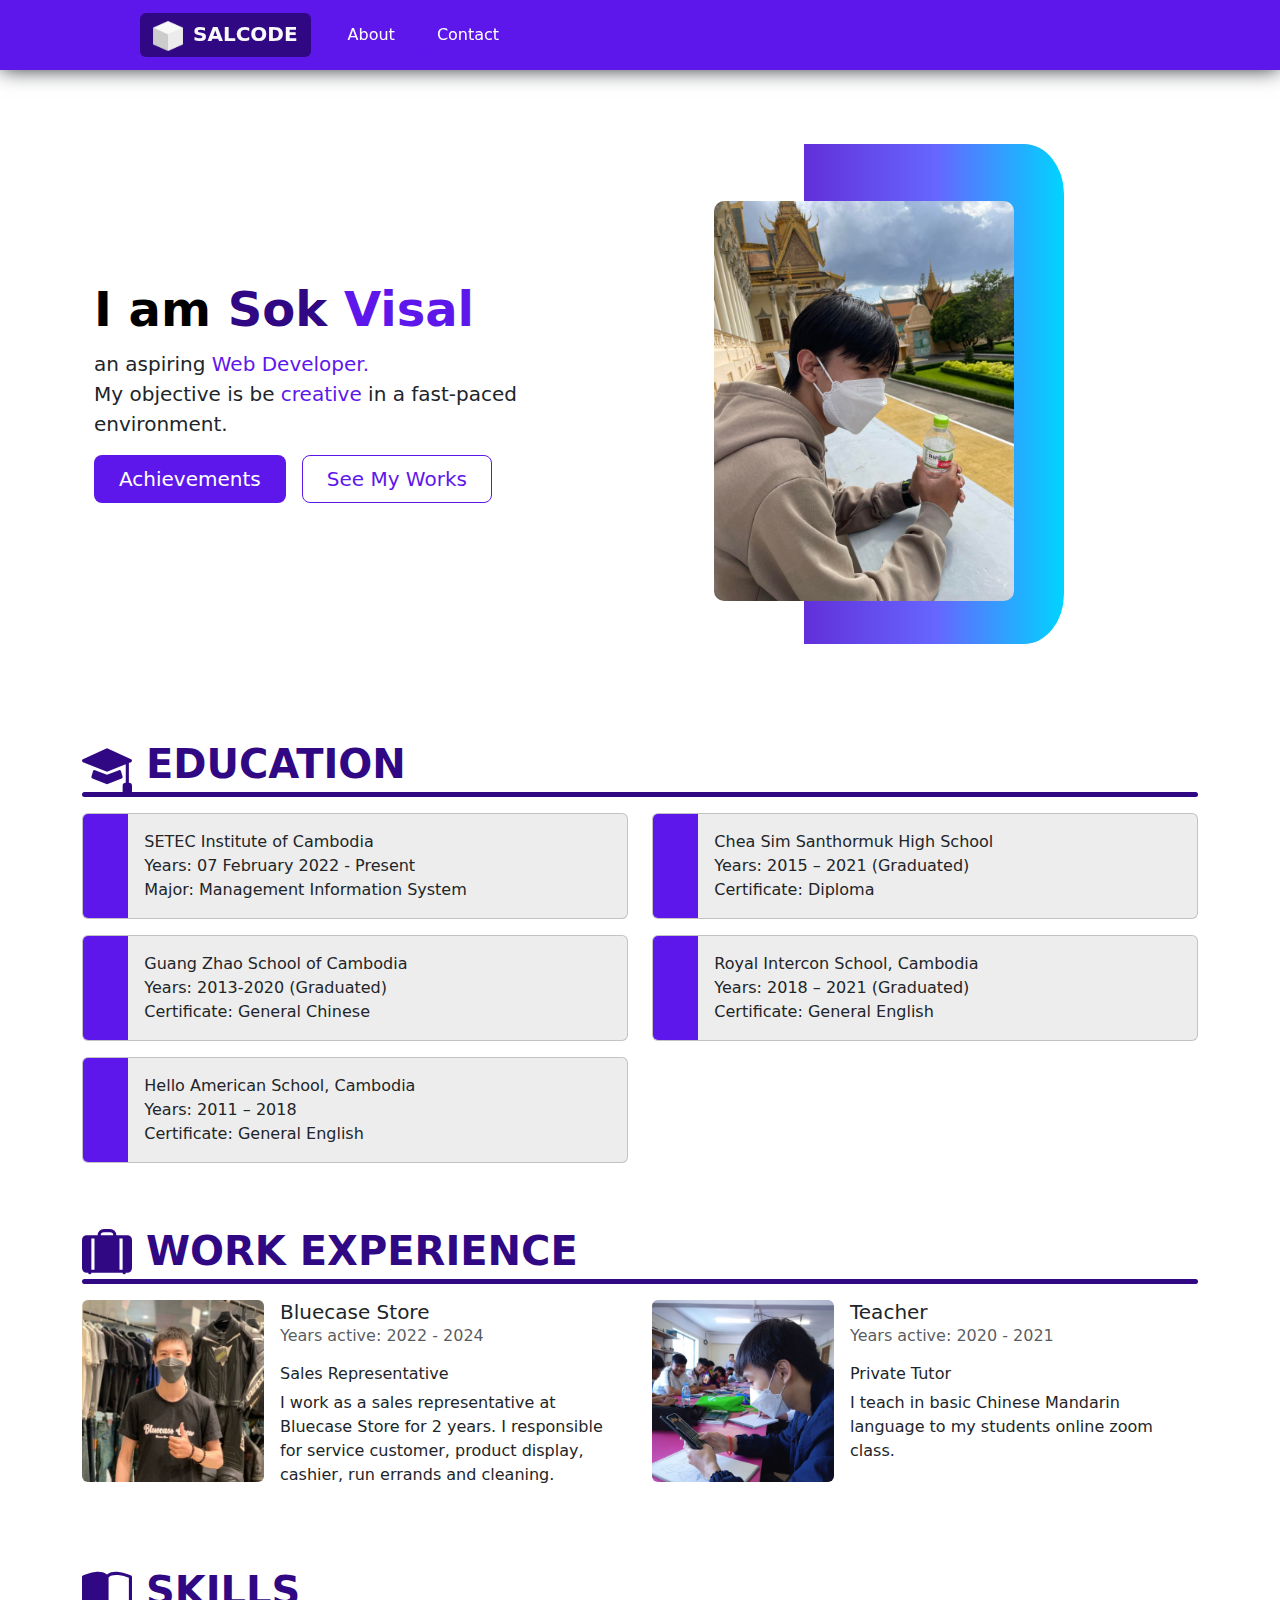
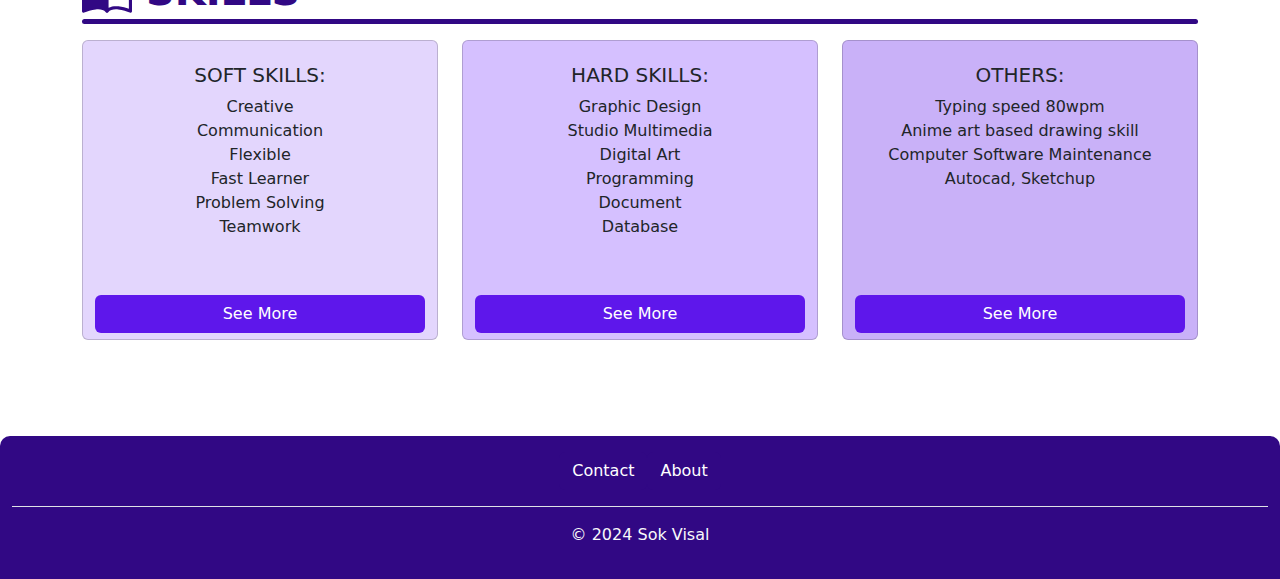
<file: index.html>
<!DOCTYPE html>
<html lang="en">

<head>
    <meta charset="UTF-8">
    <link rel="shortcut icon" type="x-icon" href="./assets/images/logo.png">
    <meta name="viewport" content="width=device-width, initial-scale=1.0">
    <title>Visal's Portfolio</title>
    <link href="https://cdn.jsdelivr.net/npm/bootstrap@5.3.3/dist/css/bootstrap.min.css" rel="stylesheet"
        integrity="sha384-QWTKZyjpPEjISv5WaRU9OFeRpok6YctnYmDr5pNlyT2bRjXh0JMhjY6hW+ALEwIH" crossorigin="anonymous">
    <link rel="stylesheet" href="./css/style.css">
</head>

<body>
    <!-- navigation -->
    <section class="vnav mb-5">
        <nav class="navbar navbar-expand-lg vcolor fixed-top">
            <div class="container-fluid vcontainpadding">

                <a class="navbar-brand text-light fw-bold btn vbtnnavcolor1" href="./index.html"><img
                        src="./assets/images/logo.png" alt="logo" width="30px" height="30px">&ensp;SALCODE</a>
                <button class="navbar-toggler" type="button" data-bs-toggle="collapse" data-bs-target="#navbarNav"
                    aria-controls="navbarNav" aria-expanded="false" aria-label="Toggle navigation">
                    <span class="navbar-toggler-icon"></span>
                </button>
                <div class="collapse navbar-collapse" id="navbarNav">
                    <ul class="navbar-nav">
                        <li class="nav-item">
                            <a class="nav-link text-light" aria-current="page" href="./public/about.html"><button
                                    class="btn vbtnnavcolor">About</button></a>
                        </li>
                        <li class="nav-item">
                            <a class="nav-link text-light" aria-current="page"><button class="btn vbtnnavcolor"
                                    data-bs-toggle="modal" data-bs-target="#exampleModal">Contact</button></a>
                        </li>

                    </ul>
                </div>
            </div>
        </nav>
    </section>

    <!-- title -->
    <section class="vtitles">
        <div class="container col-xxl-8 px-4 py-5">
            <div class="row flex-lg-row-reverse align-items-center g-5 py-5">
                <div class="col-10 col-sm-8 col-lg-6">
                    <div class="vtitleimgbackground">
                        <img src="./assets/images/visal.jpeg" class="d-block mx-lg-auto img-fluid vtitlepicture"
                            alt="visal" loading="lazy">
                    </div>
                </div>
                <div class="col-lg-6 elementToFadeInAndOut">
                    <h1 class="display-5 fw-bold text-body-emphasis lh-1 mb-3">I am <span class="vtitlep">Sok
                        </span><span class="vtitlep1">Visal</span>
                    </h1>
                    <p class="lead">an aspiring <span class="vtitlep1">Web Developer.</span> <br>
                        My objective is be <span class="vtitlep1">creative</span> in a fast-paced environment.</p>
                    <div class="d-grid gap-2 d-md-flex justify-content-md-start">
                        <a href="./public/achievement.html"><button type="button"
                                class="btn vbtnnavcolor btn-lg px-4 me-md-2">Achievements</button></a>
                        <a href="./public/works.html"><button type="button" class="btn vbtntitle btn-lg px-4">See My
                                Works</button></a>

                    </div>
                </div>
            </div>
        </div>
    </section>

    <!-- educations -->
    <section class="veducation">
        <div class="container mb-5">
            <div class="card-deck">
                <div class="card-body">
                    <h1 class="card-title fw-bold vtitlep"><svg xmlns="http://www.w3.org/2000/svg" width="50px"
                            height="50px" fill="currentColor" class="bi bi-mortarboard-fill" viewBox="0 0 16 16">
                            <path
                                d="M8.211 2.047a.5.5 0 0 0-.422 0l-7.5 3.5a.5.5 0 0 0 .025.917l7.5 3a.5.5 0 0 0 .372 0L14 7.14V13a1 1 0 0 0-1 1v2h3v-2a1 1 0 0 0-1-1V6.739l.686-.275a.5.5 0 0 0 .025-.917z" />
                            <path
                                d="M4.176 9.032a.5.5 0 0 0-.656.327l-.5 1.7a.5.5 0 0 0 .294.605l4.5 1.8a.5.5 0 0 0 .372 0l4.5-1.8a.5.5 0 0 0 .294-.605l-.5-1.7a.5.5 0 0 0-.656-.327L8 10.466z" />
                        </svg> EDUCATION</h5>

                        <div class="veduline mb-3">
                        </div>

                        <div class="row">
                            <div class="col-lg-6 col-md-12">
                                <div class="card vedubg mb-3" style="max-width: auto;">
                                    <div class="row g-0">
                                        <div class="col-md-1 veducard">

                                        </div>
                                        <div class="col-md-10">
                                            <div class="card-body">

                                                <p class="card-text">SETEC Institute of Cambodia <br>
                                                    Years: 07 February 2022 - Present <br>
                                                    Major: Management Information System <br>
                                                </p>

                                            </div>
                                        </div>
                                    </div>
                                </div>
                            </div>

                            <div class="col-lg-6 col-md-12">
                                <div class="card vedubg mb-3" style="max-width: auto;">
                                    <div class="row g-0">
                                        <div class="col-md-1 veducard">

                                        </div>
                                        <div class="col-md-8">
                                            <div class="card-body">

                                                <p class="card-text">Chea Sim Santhormuk High School <br>
                                                    Years: 2015 – 2021 (Graduated) <br>
                                                    Certificate: Diploma <br>
                                                </p>

                                            </div>
                                        </div>
                                    </div>
                                </div>
                            </div>

                            <div class="col-lg-6 col-md-12">
                                <div class="card vedubg mb-3" style="max-width: auto;">
                                    <div class="row g-0">
                                        <div class="col-md-1 veducard">

                                        </div>
                                        <div class="col-md-8">
                                            <div class="card-body">

                                                <p class="card-text">Guang Zhao School of Cambodia <br>
                                                    Years: 2013-2020 (Graduated) <br>
                                                    Certificate: General Chinese <br>
                                                </p>

                                            </div>
                                        </div>
                                    </div>
                                </div>
                            </div>

                            <div class="col-lg-6 col-md-12">
                                <div class="card vedubg mb-3" style="max-width: auto;">
                                    <div class="row g-0">
                                        <div class="col-md-1 veducard">

                                        </div>
                                        <div class="col-md-8">
                                            <div class="card-body">

                                                <p class="card-text">Royal Intercon School, Cambodia <br>
                                                    Years: 2018 – 2021 (Graduated) <br>
                                                    Certificate: General English <br>
                                                </p>

                                            </div>
                                        </div>
                                    </div>
                                </div>
                            </div>

                            <div class="col-lg-6 col-md-12">
                                <div class="card vedubg mb-3" style="max-width: auto;">
                                    <div class="row g-0">
                                        <div class="col-md-1 veducard">

                                        </div>
                                        <div class="col-md-8">
                                            <div class="card-body">

                                                <p class="card-text">Hello American School, Cambodia <br>
                                                    Years: 2011 – 2018 <br>
                                                    Certificate: General English <br>
                                                </p>

                                            </div>
                                        </div>
                                    </div>
                                </div>
                            </div>

                        </div>

                </div>
            </div>
        </div>

    </section>

    <!-- work experience -->
    <section class="vexp">
        <div class="container mb-5">
            <div class="card-deck">
                <div class="card-body">
                    <h1 class="card-title fw-bold vtitlep"><svg xmlns="http://www.w3.org/2000/svg" width="50px"
                            height="50px" fill="currentColor" class="bi bi-suitcase-lg-fill" viewBox="0 0 16 16">
                            <path
                                d="M7 0a2 2 0 0 0-2 2H1.5A1.5 1.5 0 0 0 0 3.5v9A1.5 1.5 0 0 0 1.5 14H2a.5.5 0 0 0 1 0h10a.5.5 0 0 0 1 0h.5a1.5 1.5 0 0 0 1.5-1.5v-9A1.5 1.5 0 0 0 14.5 2H11a2 2 0 0 0-2-2zM6 2a1 1 0 0 1 1-1h2a1 1 0 0 1 1 1zM3 13V3h1v10zm9 0V3h1v10z" />
                        </svg> WORK EXPERIENCE</h5>

                        <div class="veduline mb-3">
                        </div>

                        <div class="row">
                            <div class="col-xl-6 col-sm-12">
                                <div class="card-deck mb-3 vtitlexpcard" style="max-width: auto;">
                                    <div class="row g-0">
                                        <div class="col-md-4">
                                            <a href="./assets/images/photo_2024-06-29_13-50-43.jpg">
                                                <img src="./assets/images/photo_2024-06-29_13-50-43.jpg"
                                                class="img-fluid rounded" alt="visal">
                                            </a>
                                            
                                        </div>
                                        <div class="col-md-8">
                                            <div class="card-body pb-3 px-3 vtitlepadding">
                                                <h5 class="card-title">Bluecase Store</h5>
                                                <p class="text-body-secondary">Years active: 2022 - 2024</p>
                                                <h6 class="card-text">Sales Representative</h6>
                                                <p class="card-text">I work as a sales representative at Bluecase Store
                                                    for 2 years. I responsible for service customer, product display,
                                                    cashier, run errands and cleaning.</p>
                                            </div>
                                        </div>
                                    </div>
                                </div>
                            </div>
                            <div class="col-xl-6 col-sm-12">
                                <div class="card-deck mb-3 vtitlexpcard" style="max-width: auto;">
                                    <div class="row g-0">
                                        <div class="col-md-4">
                                            <a href="./assets/images/visalclass.jpg">
                                                <img src="./assets/images/visalclass.jpg"
                                                class="img-fluid rounded" alt="visal">
                                            </a>
                                            
                                        </div>
                                        <div class="col-md-8">
                                            <div class="card-body pb-3 px-3 vtitlepadding">
                                                <h5 class="card-title">Teacher</h5>
                                                <p class="text-body-secondary">Years active: 2020 - 2021</p>
                                                <h6 class="card-text">Private Tutor</h6>
                                                <p class="card-text">I teach in basic Chinese Mandarin language to my students online zoom class.</p>
                                            </div>
                                        </div>
                                    </div>
                                </div>
                            </div>
                        </div>



                </div>
            </div>
        </div>

    </section>

    <!-- skills -->
    <section class="vskill">
        <div class="container mb-5">
            <div class="card-deck">
                <div class="card-body">
                    <h1 class="card-title fw-bold vtitlep"><svg xmlns="http://www.w3.org/2000/svg" width="50px"
                            height="50px" fill="currentColor" class="bi bi-book-half" viewBox="0 0 16 16">
                            <path
                                d="M8.5 2.687c.654-.689 1.782-.886 3.112-.752 1.234.124 2.503.523 3.388.893v9.923c-.918-.35-2.107-.692-3.287-.81-1.094-.111-2.278-.039-3.213.492zM8 1.783C7.015.936 5.587.81 4.287.94c-1.514.153-3.042.672-3.994 1.105A.5.5 0 0 0 0 2.5v11a.5.5 0 0 0 .707.455c.882-.4 2.303-.881 3.68-1.02 1.409-.142 2.59.087 3.223.877a.5.5 0 0 0 .78 0c.633-.79 1.814-1.019 3.222-.877 1.378.139 2.8.62 3.681 1.02A.5.5 0 0 0 16 13.5v-11a.5.5 0 0 0-.293-.455c-.952-.433-2.48-.952-3.994-1.105C10.413.809 8.985.936 8 1.783" />
                        </svg> SKILLS</h5>

                        <div class="veduline mb-3">
                        </div>

                        <div class="row justify-content-center">
                            <div class="col-md-4 col-sm-12 mb-5">
                                <div class="card btn vskillcolor1" style="max-width: auto; height: 300px;">
                                    <div class="card-body">
                                        <h5 class="card-title vskilltext">SOFT SKILLS: </h5>

                                        <p class="card-text vskilltext1">Creative <br>
                                            Communication <br>
                                            Flexible <br>
                                            Fast Learner <br>
                                            Problem Solving <br>
                                            Teamwork
                                        </p>
                                        
                                    </div>
                                    <a href="./public/softskill.html" class="btn vbtnnavcolor btn-block text-truncate mt-auto">See More</a>
                                </div>
                            </div>

                            <div class="col-md-4 col-sm-12 mb-5">
                                <div class="card btn vskillcolor2" style="max-width: auto; height: 300px;">
                                    <div class="card-body">
                                        <h5 class="card-title vskilltext">HARD SKILLS: </h5>

                                        <p class="card-text vskilltext1">Graphic Design <br>
                                            Studio Multimedia <br>
                                            Digital Art <br>
                                            Programming <br>
                                            Document <br>
                                            Database <br>
                                        </p>
                                        
                                    </div>
                                    <a href="./public/hardskill.html" class="btn vbtnnavcolor btn-block text-truncate mt-auto">See More</a>
                                </div>
                            </div>

                            <div class="col-md-4 col-sm-12 mb-5">
                                <div class="card btn vskillcolor3" style="max-width: auto; height: 300px;">
                                    <div class="card-body">
                                        <h5 class="card-title vskilltext">OTHERS: </h5>

                                        <p class="card-text vskilltext1">Typing speed 80wpm <br>
                                            Anime art based
                                            drawing skill <br>
                                            Computer Software
                                            Maintenance <br>
                                            Autocad, Sketchup <br>
                                        </p>
                                        
                                    </div>
                                    <a href="./public/others.html" class="btn vbtnnavcolor btn-block text-truncate mt-auto">See More</a>
                                </div>
                            </div>

                        </div>





                </div>
            </div>
        </div>

    </section>

    <!-- Modal -->
    <div class="modal fade" id="exampleModal" tabindex="-1" aria-labelledby="exampleModalLabel" aria-hidden="true">
        <div class="modal-dialog">
            <div class="modal-content vskillcolor4">
                <div class="modal-header">
                    <h1 class="modal-title fs-5 text-dark" id="exampleModalLabel">Contact Me</h1>
                    <button type="button" class="btn-close" data-bs-dismiss="modal" aria-label="Close"></button>
                </div>
                <div class="modal-body">
                    <div class="card" style="border-radius: 15px;">
                        <div class="card-body text-center">
                            <div class="mt-3 mb-4">
                                <a href="./assets/images/sokvisal.jpg"><img src="./assets/images/sokvisal.jpg"
                                        class="rounded-circle img-fluid"
                                        style="width: 100px; height: 100px; object-fit: cover;" /></a>
                            </div>
                            <h4 class="mb-2">Sok Visal</h4>
                            <p class="text-muted mb-4">Follow me on Social Media</p>
                            <div class="mb-4 pb-2">
                                <a type="button" data-mdb-button-init data-mdb-ripple-init
                                    href="https://t.me/kuroba_1412" target="_blank"
                                    class="btn btn-outline-primary btn-floating">
                                    <svg xmlns="http://www.w3.org/2000/svg" fill="currentColor" height="30px"
                                        width="30px" class="bi bi-telegram" viewBox="0 0 16 16">
                                        <path
                                            d="M16 8A8 8 0 1 1 0 8a8 8 0 0 1 16 0M8.287 5.906q-1.168.486-4.666 2.01-.567.225-.595.442c-.03.243.275.339.69.47l.175.055c.408.133.958.288 1.243.294q.39.01.868-.32 3.269-2.206 3.374-2.23c.05-.012.12-.026.166.016s.042.12.037.141c-.03.129-1.227 1.241-1.846 1.817-.193.18-.33.307-.358.336a8 8 0 0 1-.188.186c-.38.366-.664.64.015 1.088.327.216.589.393.85.571.284.194.568.387.936.629q.14.092.27.187c.331.236.63.448.997.414.214-.02.435-.22.547-.82.265-1.417.786-4.486.906-5.751a1.4 1.4 0 0 0-.013-.315.34.34 0 0 0-.114-.217.53.53 0 0 0-.31-.093c-.3.005-.763.166-2.984 1.09" />
                                    </svg>
                                </a>
                                <a type="button" data-mdb-button-init data-mdb-ripple-init
                                    href="https://web.facebook.com/suta.platinum" target="_blank"
                                    class="btn btn-outline-primary btn-floating">
                                    <svg xmlns="http://www.w3.org/2000/svg" fill="currentColor" height="30px"
                                        width="30px" class="bi bi-facebook" viewBox="0 0 16 16">
                                        <path
                                            d="M16 8.049c0-4.446-3.582-8.05-8-8.05C3.58 0-.002 3.603-.002 8.05c0 4.017 2.926 7.347 6.75 7.951v-5.625h-2.03V8.05H6.75V6.275c0-2.017 1.195-3.131 3.022-3.131.876 0 1.791.157 1.791.157v1.98h-1.009c-.993 0-1.303.621-1.303 1.258v1.51h2.218l-.354 2.326H9.25V16c3.824-.604 6.75-3.934 6.75-7.951" />
                                    </svg>
                                </a>
                                <a type="button" data-mdb-button-init data-mdb-ripple-init
                                    href="https://www.instagram.com/utsukushii_san/" target="_blank"
                                    class="btn btn-outline-info btn-floating">
                                    <svg xmlns="http://www.w3.org/2000/svg" fill="currentColor" height="30px"
                                        width="30px" class="bi bi-instagram" viewBox="0 0 16 16">
                                        <path
                                            d="M8 0C5.829 0 5.556.01 4.703.048 3.85.088 3.269.222 2.76.42a3.9 3.9 0 0 0-1.417.923A3.9 3.9 0 0 0 .42 2.76C.222 3.268.087 3.85.048 4.7.01 5.555 0 5.827 0 8.001c0 2.172.01 2.444.048 3.297.04.852.174 1.433.372 1.942.205.526.478.972.923 1.417.444.445.89.719 1.416.923.51.198 1.09.333 1.942.372C5.555 15.99 5.827 16 8 16s2.444-.01 3.298-.048c.851-.04 1.434-.174 1.943-.372a3.9 3.9 0 0 0 1.416-.923c.445-.445.718-.891.923-1.417.197-.509.332-1.09.372-1.942C15.99 10.445 16 10.173 16 8s-.01-2.445-.048-3.299c-.04-.851-.175-1.433-.372-1.941a3.9 3.9 0 0 0-.923-1.417A3.9 3.9 0 0 0 13.24.42c-.51-.198-1.092-.333-1.943-.372C10.443.01 10.172 0 7.998 0zm-.717 1.442h.718c2.136 0 2.389.007 3.232.046.78.035 1.204.166 1.486.275.373.145.64.319.92.599s.453.546.598.92c.11.281.24.705.275 1.485.039.843.047 1.096.047 3.231s-.008 2.389-.047 3.232c-.035.78-.166 1.203-.275 1.485a2.5 2.5 0 0 1-.599.919c-.28.28-.546.453-.92.598-.28.11-.704.24-1.485.276-.843.038-1.096.047-3.232.047s-2.39-.009-3.233-.047c-.78-.036-1.203-.166-1.485-.276a2.5 2.5 0 0 1-.92-.598 2.5 2.5 0 0 1-.6-.92c-.109-.281-.24-.705-.275-1.485-.038-.843-.046-1.096-.046-3.233s.008-2.388.046-3.231c.036-.78.166-1.204.276-1.486.145-.373.319-.64.599-.92s.546-.453.92-.598c.282-.11.705-.24 1.485-.276.738-.034 1.024-.044 2.515-.045zm4.988 1.328a.96.96 0 1 0 0 1.92.96.96 0 0 0 0-1.92m-4.27 1.122a4.109 4.109 0 1 0 0 8.217 4.109 4.109 0 0 0 0-8.217m0 1.441a2.667 2.667 0 1 1 0 5.334 2.667 2.667 0 0 1 0-5.334" />
                                    </svg>
                                </a>
                                <a type="button" data-mdb-button-init data-mdb-ripple-init
                                    href="https://www.youtube.com/channel/UCyHDF1lSUWtD6S5sjzRd8og" target="_blank"
                                    class="btn btn-outline-danger btn-floating ">
                                    <svg xmlns="http://www.w3.org/2000/svg" fill="currentColor" height="30px"
                                        width="30px" class="bi bi-youtube" viewBox="0 0 16 16">
                                        <path
                                            d="M8.051 1.999h.089c.822.003 4.987.033 6.11.335a2.01 2.01 0 0 1 1.415 1.42c.101.38.172.883.22 1.402l.01.104.022.26.008.104c.065.914.073 1.77.074 1.957v.075c-.001.194-.01 1.108-.082 2.06l-.008.105-.009.104c-.05.572-.124 1.14-.235 1.558a2.01 2.01 0 0 1-1.415 1.42c-1.16.312-5.569.334-6.18.335h-.142c-.309 0-1.587-.006-2.927-.052l-.17-.006-.087-.004-.171-.007-.171-.007c-1.11-.049-2.167-.128-2.654-.26a2.01 2.01 0 0 1-1.415-1.419c-.111-.417-.185-.986-.235-1.558L.09 9.82l-.008-.104A31 31 0 0 1 0 7.68v-.123c.002-.215.01-.958.064-1.778l.007-.103.003-.052.008-.104.022-.26.01-.104c.048-.519.119-1.023.22-1.402a2.01 2.01 0 0 1 1.415-1.42c.487-.13 1.544-.21 2.654-.26l.17-.007.172-.006.086-.003.171-.007A100 100 0 0 1 7.858 2zM6.4 5.209v4.818l4.157-2.408z" />
                                    </svg>
                                </a>
                            </div>


                        </div>
                    </div>



                </div>
                <div class="modal-footer">
                    <button type="button" class="btn vbtnnavcolor" data-bs-dismiss="modal">Close</button>
                </div>
            </div>
        </div>
    </div>

    <!-- footer -->
    <section class="vfooter">
        <div class="container-fluid vfooterbg">
            <footer class="py-3 mt-4">
                <ul class="nav justify-content-center border-bottom pb-3 mb-3">

                    <li class="nav-item"><a class="text-light" aria-current="page"><button
                                class="btn vbtnnavcolor1" data-bs-toggle="modal"
                                data-bs-target="#exampleModal">Contact</button></a></li>
                    <li class="nav-item"><a href="./public/about.html" class="text-light"><button
                                class="btn vbtnnavcolor1">About</button></a></li>

                </ul>
                <p class="text-center text-light">© 2024 Sok Visal</p>
            </footer>
        </div>
    </section>

</body>
<script src="https://cdn.jsdelivr.net/npm/bootstrap@5.3.3/dist/js/bootstrap.bundle.min.js"
    integrity="sha384-YvpcrYf0tY3lHB60NNkmXc5s9fDVZLESaAA55NDzOxhy9GkcIdslK1eN7N6jIeHz"
    crossorigin="anonymous"></script>

</html>
</file>
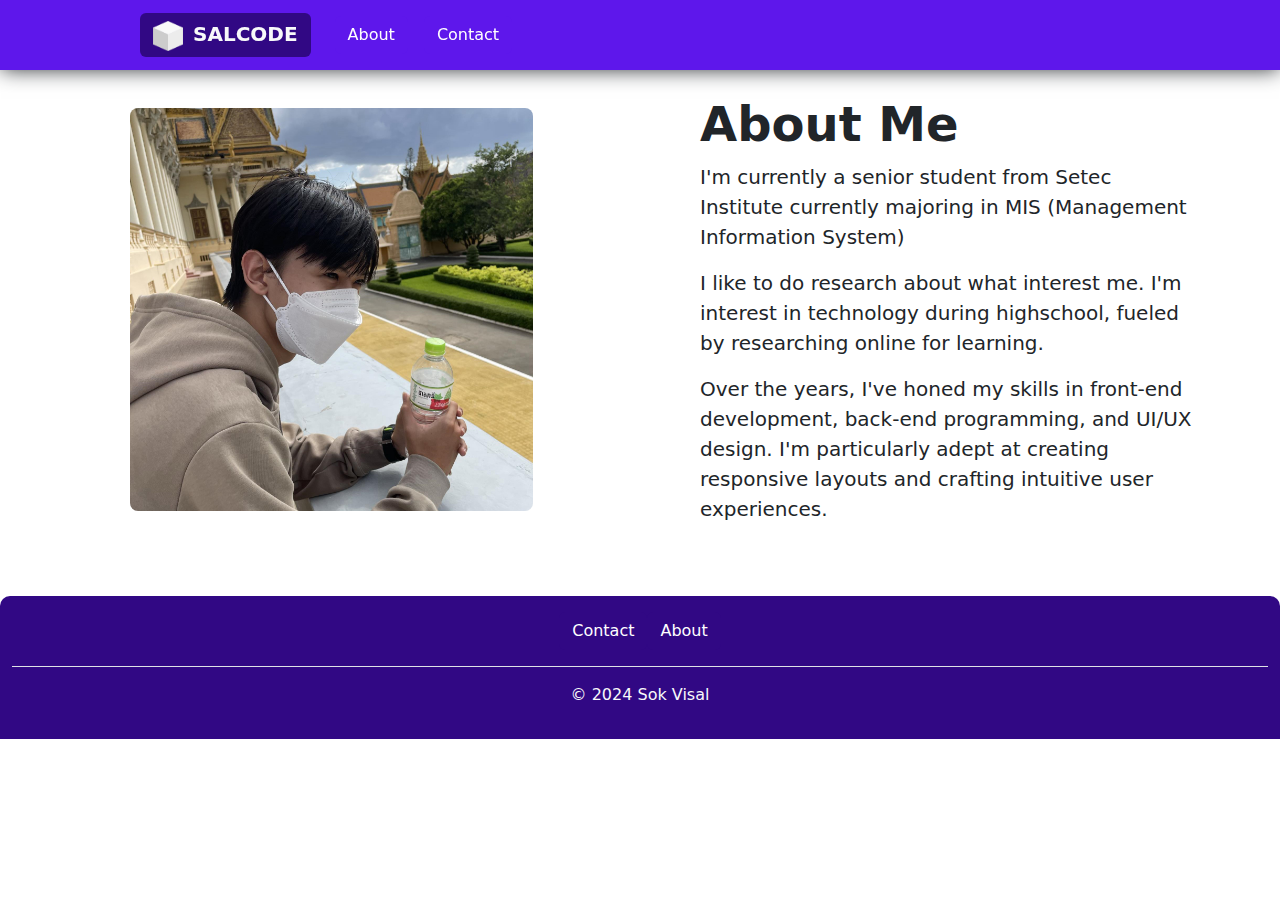
<file: public/about.html>
<!DOCTYPE html>
<html lang="en">

<head>
    <meta charset="UTF-8">
    <link rel="shortcut icon" type="x-icon" href="../assets/images/logo.png">
    <meta name="viewport" content="width=device-width, initial-scale=1.0">
    <title>About Me</title>
    <link href="https://cdn.jsdelivr.net/npm/bootstrap@5.3.3/dist/css/bootstrap.min.css" rel="stylesheet"
        integrity="sha384-QWTKZyjpPEjISv5WaRU9OFeRpok6YctnYmDr5pNlyT2bRjXh0JMhjY6hW+ALEwIH" crossorigin="anonymous">
    <link rel="stylesheet" href="../css/style.css">
</head>

<body>
    <!-- navigation -->
    <section class="vnav mb-5">
        <nav class="navbar fixed-top navbar-expand-lg vcolor">
            <div class="container-fluid vcontainpadding">

                <a class="navbar-brand text-light fw-bold btn vbtnnavcolor1" href="../index.html"><img src="../assets/images/logo.png" alt="logo"
                        width="30px" height="30px">&ensp;SALCODE</a>
                <button class="navbar-toggler" type="button" data-bs-toggle="collapse" data-bs-target="#navbarNav"
                    aria-controls="navbarNav" aria-expanded="false" aria-label="Toggle navigation">
                    <span class="navbar-toggler-icon"></span>
                </button>
                <div class="collapse navbar-collapse" id="navbarNav">
                    <ul class="navbar-nav">
                        <li class="nav-item">
                            <a class="nav-link text-light" aria-current="page" href="./about.html"><button
                                    class="btn vbtnnavcolor">About</button></a>
                        </li>
                        <li class="nav-item">
                            <a class="nav-link text-light" aria-current="page"><button class="btn vbtnnavcolor" data-bs-toggle="modal"
                                data-bs-target="#exampleModal">Contact</button></a>
                        </li>

                    </ul>
                </div>
            </div>
        </nav>
    </section>

    <!-- about -->
    <section class="py-5">
        <div class="container">
            <div class="row align-items-center gx-4">
                <div class="col-md-5">
                    <div class="ms-md-2 ms-lg-5"><img class="img-fluid rounded-3"
                            src="../assets/images/visalsquare.jpeg" alt="visal"></div>
                </div>
                <div class="col-md-6 offset-md-1 elementToFadeInAndOut">
                    <div class="ms-md-2 ms-lg-5">
                        <h2 class="display-5 fw-bold">About Me</h2>
                        <p class="lead">I'm currently a senior student from Setec Institute currently majoring in MIS
                            (Management Information System)</p>
                        <p class="lead">I like to do research about what interest me. I'm interest in technology
                            during highschool, fueled by researching online for learning. </p>
                        <p class="lead mb-0">Over the years, I've honed my skills in front-end development, back-end
                            programming, and UI/UX design. I'm particularly adept at creating responsive layouts and
                            crafting intuitive user experiences.</p>
                            
                    </div>
                </div>
            </div>
        </div>
    </section>

    <!-- Modal -->
    <div class="modal fade" id="exampleModal" tabindex="-1" aria-labelledby="exampleModalLabel" aria-hidden="true">
        <div class="modal-dialog">
            <div class="modal-content vskillcolor4">
                <div class="modal-header">
                    <h1 class="modal-title fs-5 text-dark" id="exampleModalLabel">Contact Me</h1>
                    <button type="button" class="btn-close" data-bs-dismiss="modal" aria-label="Close"></button>
                </div>
                <div class="modal-body">
                    <div class="card" style="border-radius: 15px;">
                        <div class="card-body text-center">
                            <div class="mt-3 mb-4">
                                <a href="../assets/images/sokvisal.jpg"><img src="../assets/images/sokvisal.jpg"
                                    class="rounded-circle img-fluid"
                                    style="width: 100px; height: 100px; object-fit: cover;" /></a>
                            </div>
                            <h4 class="mb-2">Sok Visal</h4>
                            <p class="text-muted mb-4">Follow me on Social Media</p>
                            <div class="mb-4 pb-2">
                                <a type="button" data-mdb-button-init data-mdb-ripple-init
                                    href="https://t.me/kuroba_1412" target="_blank"
                                    class="btn btn-outline-primary btn-floating">
                                    <svg xmlns="http://www.w3.org/2000/svg" fill="currentColor" height="30px"
                                        width="30px" class="bi bi-telegram" viewBox="0 0 16 16">
                                        <path
                                            d="M16 8A8 8 0 1 1 0 8a8 8 0 0 1 16 0M8.287 5.906q-1.168.486-4.666 2.01-.567.225-.595.442c-.03.243.275.339.69.47l.175.055c.408.133.958.288 1.243.294q.39.01.868-.32 3.269-2.206 3.374-2.23c.05-.012.12-.026.166.016s.042.12.037.141c-.03.129-1.227 1.241-1.846 1.817-.193.18-.33.307-.358.336a8 8 0 0 1-.188.186c-.38.366-.664.64.015 1.088.327.216.589.393.85.571.284.194.568.387.936.629q.14.092.27.187c.331.236.63.448.997.414.214-.02.435-.22.547-.82.265-1.417.786-4.486.906-5.751a1.4 1.4 0 0 0-.013-.315.34.34 0 0 0-.114-.217.53.53 0 0 0-.31-.093c-.3.005-.763.166-2.984 1.09" />
                                    </svg>
                                </a>
                                <a type="button" data-mdb-button-init data-mdb-ripple-init
                                    href="https://web.facebook.com/suta.platinum" target="_blank"
                                    class="btn btn-outline-primary btn-floating">
                                    <svg xmlns="http://www.w3.org/2000/svg" fill="currentColor" height="30px"
                                        width="30px" class="bi bi-facebook" viewBox="0 0 16 16">
                                        <path
                                            d="M16 8.049c0-4.446-3.582-8.05-8-8.05C3.58 0-.002 3.603-.002 8.05c0 4.017 2.926 7.347 6.75 7.951v-5.625h-2.03V8.05H6.75V6.275c0-2.017 1.195-3.131 3.022-3.131.876 0 1.791.157 1.791.157v1.98h-1.009c-.993 0-1.303.621-1.303 1.258v1.51h2.218l-.354 2.326H9.25V16c3.824-.604 6.75-3.934 6.75-7.951" />
                                    </svg>
                                </a>
                                <a type="button" data-mdb-button-init data-mdb-ripple-init
                                    href="https://www.instagram.com/utsukushii_san/" target="_blank"
                                    class="btn btn-outline-info btn-floating">
                                    <svg xmlns="http://www.w3.org/2000/svg" fill="currentColor" height="30px"
                                        width="30px" class="bi bi-instagram" viewBox="0 0 16 16">
                                        <path
                                            d="M8 0C5.829 0 5.556.01 4.703.048 3.85.088 3.269.222 2.76.42a3.9 3.9 0 0 0-1.417.923A3.9 3.9 0 0 0 .42 2.76C.222 3.268.087 3.85.048 4.7.01 5.555 0 5.827 0 8.001c0 2.172.01 2.444.048 3.297.04.852.174 1.433.372 1.942.205.526.478.972.923 1.417.444.445.89.719 1.416.923.51.198 1.09.333 1.942.372C5.555 15.99 5.827 16 8 16s2.444-.01 3.298-.048c.851-.04 1.434-.174 1.943-.372a3.9 3.9 0 0 0 1.416-.923c.445-.445.718-.891.923-1.417.197-.509.332-1.09.372-1.942C15.99 10.445 16 10.173 16 8s-.01-2.445-.048-3.299c-.04-.851-.175-1.433-.372-1.941a3.9 3.9 0 0 0-.923-1.417A3.9 3.9 0 0 0 13.24.42c-.51-.198-1.092-.333-1.943-.372C10.443.01 10.172 0 7.998 0zm-.717 1.442h.718c2.136 0 2.389.007 3.232.046.78.035 1.204.166 1.486.275.373.145.64.319.92.599s.453.546.598.92c.11.281.24.705.275 1.485.039.843.047 1.096.047 3.231s-.008 2.389-.047 3.232c-.035.78-.166 1.203-.275 1.485a2.5 2.5 0 0 1-.599.919c-.28.28-.546.453-.92.598-.28.11-.704.24-1.485.276-.843.038-1.096.047-3.232.047s-2.39-.009-3.233-.047c-.78-.036-1.203-.166-1.485-.276a2.5 2.5 0 0 1-.92-.598 2.5 2.5 0 0 1-.6-.92c-.109-.281-.24-.705-.275-1.485-.038-.843-.046-1.096-.046-3.233s.008-2.388.046-3.231c.036-.78.166-1.204.276-1.486.145-.373.319-.64.599-.92s.546-.453.92-.598c.282-.11.705-.24 1.485-.276.738-.034 1.024-.044 2.515-.045zm4.988 1.328a.96.96 0 1 0 0 1.92.96.96 0 0 0 0-1.92m-4.27 1.122a4.109 4.109 0 1 0 0 8.217 4.109 4.109 0 0 0 0-8.217m0 1.441a2.667 2.667 0 1 1 0 5.334 2.667 2.667 0 0 1 0-5.334" />
                                    </svg>
                                </a>
                                <a type="button" data-mdb-button-init data-mdb-ripple-init
                                    href="https://www.youtube.com/channel/UCyHDF1lSUWtD6S5sjzRd8og" target="_blank"
                                    class="btn btn-outline-danger btn-floating ">
                                    <svg xmlns="http://www.w3.org/2000/svg" fill="currentColor" height="30px"
                                        width="30px" class="bi bi-youtube" viewBox="0 0 16 16">
                                        <path
                                            d="M8.051 1.999h.089c.822.003 4.987.033 6.11.335a2.01 2.01 0 0 1 1.415 1.42c.101.38.172.883.22 1.402l.01.104.022.26.008.104c.065.914.073 1.77.074 1.957v.075c-.001.194-.01 1.108-.082 2.06l-.008.105-.009.104c-.05.572-.124 1.14-.235 1.558a2.01 2.01 0 0 1-1.415 1.42c-1.16.312-5.569.334-6.18.335h-.142c-.309 0-1.587-.006-2.927-.052l-.17-.006-.087-.004-.171-.007-.171-.007c-1.11-.049-2.167-.128-2.654-.26a2.01 2.01 0 0 1-1.415-1.419c-.111-.417-.185-.986-.235-1.558L.09 9.82l-.008-.104A31 31 0 0 1 0 7.68v-.123c.002-.215.01-.958.064-1.778l.007-.103.003-.052.008-.104.022-.26.01-.104c.048-.519.119-1.023.22-1.402a2.01 2.01 0 0 1 1.415-1.42c.487-.13 1.544-.21 2.654-.26l.17-.007.172-.006.086-.003.171-.007A100 100 0 0 1 7.858 2zM6.4 5.209v4.818l4.157-2.408z" />
                                    </svg>
                                </a>
                            </div>


                        </div>
                    </div>



                </div>
                <div class="modal-footer">
                    <button type="button" class="btn vbtnnavcolor" data-bs-dismiss="modal">Close</button>
                </div>
            </div>
        </div>
    </div>

    <!-- footer -->
    <section class="vfooter">
        <div class="container-fluid vfooterbg">
            <footer class="py-3 mt-4">
                <ul class="nav justify-content-center border-bottom pb-3 mb-3">
                   
                    <li class="nav-item"><a class="text-light" aria-current="page"><button class="btn vbtnnavcolor1" data-bs-toggle="modal"
                        data-bs-target="#exampleModal">Contact</button></a></li>
                    <li class="nav-item"><a href="./about.html" class="text-light"><button class="btn vbtnnavcolor1">About</button></a></li>

                </ul>
                <p class="text-center text-light">© 2024 Sok Visal</p>
            </footer>
        </div>
    </section>

</body>
<script src="https://cdn.jsdelivr.net/npm/bootstrap@5.3.3/dist/js/bootstrap.bundle.min.js"
    integrity="sha384-YvpcrYf0tY3lHB60NNkmXc5s9fDVZLESaAA55NDzOxhy9GkcIdslK1eN7N6jIeHz"
    crossorigin="anonymous"></script>

</html>
</file>
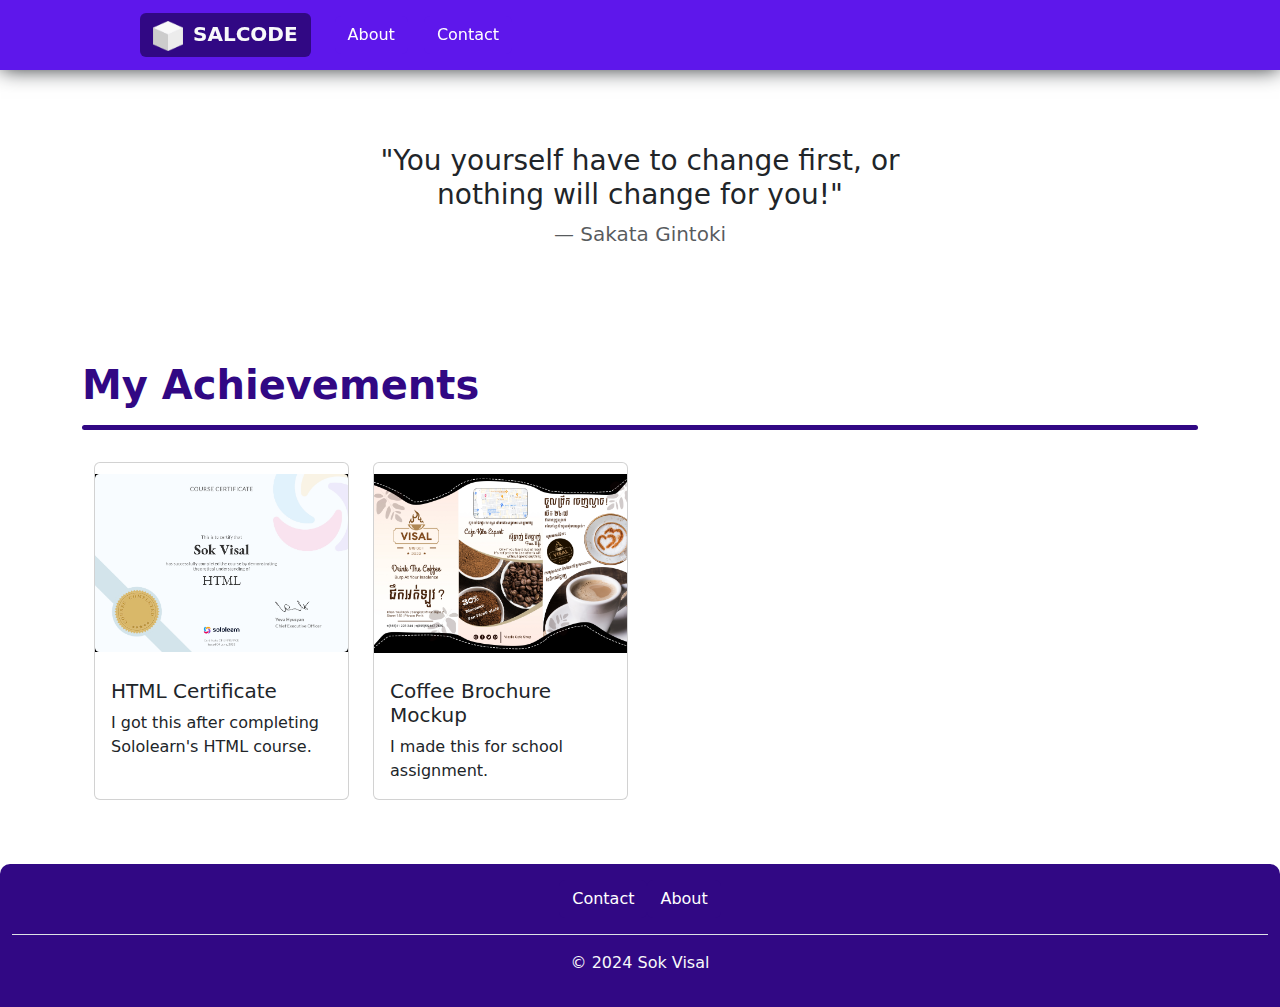
<file: public/achievement.html>
<!DOCTYPE html>
<html lang="en">

<head>
    <meta charset="UTF-8">
    <link rel="shortcut icon" type="x-icon" href="../assets/images/logo.png">
    <meta name="viewport" content="width=device-width, initial-scale=1.0">
    <title>My Achievements</title>
    <link href="https://cdn.jsdelivr.net/npm/bootstrap@5.3.3/dist/css/bootstrap.min.css" rel="stylesheet"
        integrity="sha384-QWTKZyjpPEjISv5WaRU9OFeRpok6YctnYmDr5pNlyT2bRjXh0JMhjY6hW+ALEwIH" crossorigin="anonymous">
    <link rel="stylesheet" href="../css/style.css">
</head>

<body>
    <!-- navigation -->
    <section class="vnav mb-5">
        <nav class="navbar fixed-top navbar-expand-lg vcolor">
            <div class="container-fluid vcontainpadding">

                <a class="navbar-brand text-light fw-bold btn vbtnnavcolor1" href="../index.html"><img src="../assets/images/logo.png" alt="logo"
                        width="30px" height="30px">&ensp;SALCODE</a>
                <button class="navbar-toggler" type="button" data-bs-toggle="collapse" data-bs-target="#navbarNav"
                    aria-controls="navbarNav" aria-expanded="false" aria-label="Toggle navigation">
                    <span class="navbar-toggler-icon"></span>
                </button>
                <div class="collapse navbar-collapse" id="navbarNav">
                    <ul class="navbar-nav">
                        <li class="nav-item">
                            <a class="nav-link text-light" aria-current="page" href="./about.html"><button
                                    class="btn vbtnnavcolor">About</button></a>
                        </li>
                        <li class="nav-item">
                            <a class="nav-link text-light" aria-current="page" href="#"><button class="btn vbtnnavcolor" data-bs-toggle="modal"
                                data-bs-target="#exampleModal">Contact</button></a>
                        </li>

                    </ul>
                </div>
            </div>
        </nav>
    </section>

    <section class="py-5 text-center container">
        <div class="row py-lg-5 elementToFadeInAndOut">
            <div class="col-lg-6 col-md-8 mx-auto">
                <h3 class="fw-light">"You yourself have to change first, or nothing will change for you!"</h3>
                <p class="lead text-body-secondary">— Sakata Gintoki</p>

            </div>
        </div>
    </section>

    <section class="aachievement">
        <div class="container mb-5">
            <div class="card-deck">
                <div class="card-body">
                    <h1 class="card-title fw-bold vtitlep">My Achievements</h5>

                        <div class="veduline my-3">
                        </div>

                        <div class="container">
                            <div class="row">

                                <div class="col-xl-3 col-lg-4 col-md-6 col-sm-12 mt-3 mb-3">
                                    <div class="card h-100" style="width: 100%;">

                                        <div class="card-img-top">
                                            <a href="../assets/images/HTML_certificate (1).jpg">
                                                <img src="../assets/images/HTML_certificate (1).jpg"
                                                style="height: 200px; object-fit: scale-down;" class="card-img-top"
                                                alt="HTML_certificate">
                                            </a>
                                           
                                        </div>

                                        <div class="card-body card-block d-flex flex-column">
                                            <h5 class="card-title">HTML Certificate</h5>
                                            <p class="card-text">I got this after completing Sololearn's HTML course.
                                            </p>
                                        </div>

                                    </div>
                                </div>

                                <div class="col-xl-3 col-lg-4 col-md-6 col-sm-12 mt-3 mb-3">
                                    <div class="card h-100" style="width: 100%;">

                                        <div class="card-img-top">
                                            <a href="../assets/images/brochure1.jpg">
                                                <img src="../assets/images/brochure1.jpg"
                                                style="height: 200px; object-fit: scale-down;" class="card-img-top"
                                                alt="HTML_certificate">
                                            </a>
                                           
                                        </div>

                                        <div class="card-body card-block d-flex flex-column">
                                            <h5 class="card-title">Coffee Brochure Mockup</h5>
                                            <p class="card-text">I made this for school assignment.
                                            </p>
                                        </div>

                                    </div>
                                </div>


                            </div>
                        </div>



                </div>
            </div>
        </div>

    </section>

    <!-- Modal -->
    <div class="modal fade" id="exampleModal" tabindex="-1" aria-labelledby="exampleModalLabel" aria-hidden="true">
        <div class="modal-dialog">
            <div class="modal-content vskillcolor4">
                <div class="modal-header">
                    <h1 class="modal-title fs-5 text-dark" id="exampleModalLabel">Contact Me</h1>
                    <button type="button" class="btn-close" data-bs-dismiss="modal" aria-label="Close"></button>
                </div>
                <div class="modal-body">
                    <div class="card" style="border-radius: 15px;">
                        <div class="card-body text-center">
                            <div class="mt-3 mb-4">
                                <a href="../assets/images/visal.jpeg"><img src="../assets/images/visal.jpeg" class="rounded-circle img-fluid"
                                    style="width: 100px; height: 100px; object-fit: cover;" /></a>
                            </div>
                            <h4 class="mb-2">Sok Visal</h4>
                            <p class="text-muted mb-4">@Programmer <span class="mx-2">|</span> @Developer</p>
                            <div class="mb-4 pb-2">
                                <a type="button" data-mdb-button-init data-mdb-ripple-init href="https://t.me/kuroba_1412" target="_blank"
                                    class="btn btn-outline-primary btn-floating">
                                    <svg xmlns="http://www.w3.org/2000/svg" fill="currentColor" height="30px"
                                        width="30px" class="bi bi-telegram" viewBox="0 0 16 16">
                                        <path
                                            d="M16 8A8 8 0 1 1 0 8a8 8 0 0 1 16 0M8.287 5.906q-1.168.486-4.666 2.01-.567.225-.595.442c-.03.243.275.339.69.47l.175.055c.408.133.958.288 1.243.294q.39.01.868-.32 3.269-2.206 3.374-2.23c.05-.012.12-.026.166.016s.042.12.037.141c-.03.129-1.227 1.241-1.846 1.817-.193.18-.33.307-.358.336a8 8 0 0 1-.188.186c-.38.366-.664.64.015 1.088.327.216.589.393.85.571.284.194.568.387.936.629q.14.092.27.187c.331.236.63.448.997.414.214-.02.435-.22.547-.82.265-1.417.786-4.486.906-5.751a1.4 1.4 0 0 0-.013-.315.34.34 0 0 0-.114-.217.53.53 0 0 0-.31-.093c-.3.005-.763.166-2.984 1.09" />
                                    </svg>
                                </a>
                                <a type="button" data-mdb-button-init data-mdb-ripple-init href="https://web.facebook.com/suta.platinum" target="_blank"
                                    class="btn btn-outline-primary btn-floating">
                                    <svg xmlns="http://www.w3.org/2000/svg" fill="currentColor" height="30px"
                                        width="30px" class="bi bi-facebook" viewBox="0 0 16 16">
                                        <path
                                            d="M16 8.049c0-4.446-3.582-8.05-8-8.05C3.58 0-.002 3.603-.002 8.05c0 4.017 2.926 7.347 6.75 7.951v-5.625h-2.03V8.05H6.75V6.275c0-2.017 1.195-3.131 3.022-3.131.876 0 1.791.157 1.791.157v1.98h-1.009c-.993 0-1.303.621-1.303 1.258v1.51h2.218l-.354 2.326H9.25V16c3.824-.604 6.75-3.934 6.75-7.951" />
                                    </svg>
                                </a>
                                <a type="button" data-mdb-button-init data-mdb-ripple-init href="https://www.instagram.com/utsukushii_san/" target="_blank"
                                    class="btn btn-outline-info btn-floating">
                                    <svg xmlns="http://www.w3.org/2000/svg" fill="currentColor" height="30px"
                                        width="30px" class="bi bi-instagram" viewBox="0 0 16 16">
                                        <path
                                            d="M8 0C5.829 0 5.556.01 4.703.048 3.85.088 3.269.222 2.76.42a3.9 3.9 0 0 0-1.417.923A3.9 3.9 0 0 0 .42 2.76C.222 3.268.087 3.85.048 4.7.01 5.555 0 5.827 0 8.001c0 2.172.01 2.444.048 3.297.04.852.174 1.433.372 1.942.205.526.478.972.923 1.417.444.445.89.719 1.416.923.51.198 1.09.333 1.942.372C5.555 15.99 5.827 16 8 16s2.444-.01 3.298-.048c.851-.04 1.434-.174 1.943-.372a3.9 3.9 0 0 0 1.416-.923c.445-.445.718-.891.923-1.417.197-.509.332-1.09.372-1.942C15.99 10.445 16 10.173 16 8s-.01-2.445-.048-3.299c-.04-.851-.175-1.433-.372-1.941a3.9 3.9 0 0 0-.923-1.417A3.9 3.9 0 0 0 13.24.42c-.51-.198-1.092-.333-1.943-.372C10.443.01 10.172 0 7.998 0zm-.717 1.442h.718c2.136 0 2.389.007 3.232.046.78.035 1.204.166 1.486.275.373.145.64.319.92.599s.453.546.598.92c.11.281.24.705.275 1.485.039.843.047 1.096.047 3.231s-.008 2.389-.047 3.232c-.035.78-.166 1.203-.275 1.485a2.5 2.5 0 0 1-.599.919c-.28.28-.546.453-.92.598-.28.11-.704.24-1.485.276-.843.038-1.096.047-3.232.047s-2.39-.009-3.233-.047c-.78-.036-1.203-.166-1.485-.276a2.5 2.5 0 0 1-.92-.598 2.5 2.5 0 0 1-.6-.92c-.109-.281-.24-.705-.275-1.485-.038-.843-.046-1.096-.046-3.233s.008-2.388.046-3.231c.036-.78.166-1.204.276-1.486.145-.373.319-.64.599-.92s.546-.453.92-.598c.282-.11.705-.24 1.485-.276.738-.034 1.024-.044 2.515-.045zm4.988 1.328a.96.96 0 1 0 0 1.92.96.96 0 0 0 0-1.92m-4.27 1.122a4.109 4.109 0 1 0 0 8.217 4.109 4.109 0 0 0 0-8.217m0 1.441a2.667 2.667 0 1 1 0 5.334 2.667 2.667 0 0 1 0-5.334" />
                                    </svg>
                                </a>
                                <a type="button" data-mdb-button-init data-mdb-ripple-init href="https://www.youtube.com/channel/UCyHDF1lSUWtD6S5sjzRd8og" target="_blank"
                                    class="btn btn-outline-danger btn-floating ">
                                    <svg xmlns="http://www.w3.org/2000/svg" fill="currentColor" height="30px"
                                        width="30px" class="bi bi-youtube" viewBox="0 0 16 16">
                                        <path
                                            d="M8.051 1.999h.089c.822.003 4.987.033 6.11.335a2.01 2.01 0 0 1 1.415 1.42c.101.38.172.883.22 1.402l.01.104.022.26.008.104c.065.914.073 1.77.074 1.957v.075c-.001.194-.01 1.108-.082 2.06l-.008.105-.009.104c-.05.572-.124 1.14-.235 1.558a2.01 2.01 0 0 1-1.415 1.42c-1.16.312-5.569.334-6.18.335h-.142c-.309 0-1.587-.006-2.927-.052l-.17-.006-.087-.004-.171-.007-.171-.007c-1.11-.049-2.167-.128-2.654-.26a2.01 2.01 0 0 1-1.415-1.419c-.111-.417-.185-.986-.235-1.558L.09 9.82l-.008-.104A31 31 0 0 1 0 7.68v-.123c.002-.215.01-.958.064-1.778l.007-.103.003-.052.008-.104.022-.26.01-.104c.048-.519.119-1.023.22-1.402a2.01 2.01 0 0 1 1.415-1.42c.487-.13 1.544-.21 2.654-.26l.17-.007.172-.006.086-.003.171-.007A100 100 0 0 1 7.858 2zM6.4 5.209v4.818l4.157-2.408z" />
                                    </svg>
                                </a>
                            </div>


                        </div>
                    </div>



                </div>
                <div class="modal-footer">
                    <button type="button" class="btn vbtnnavcolor" data-bs-dismiss="modal">Close</button>
                </div>
            </div>
        </div>
    </div>

    <!-- footer -->
    <section class="vfooter">
        <div class="container-fluid vfooterbg">
            <footer class="py-3 mt-4">
                <ul class="nav justify-content-center border-bottom pb-3 mb-3">
                   
                    <li class="nav-item"><a class="text-light" aria-current="page" href="#"><button class="btn vbtnnavcolor1" data-bs-toggle="modal"
                        data-bs-target="#exampleModal">Contact</button></a></li>
                    <li class="nav-item"><a href="./about.html" class="text-light"><button class="btn vbtnnavcolor1">About</button></a></li>

                </ul>
                <p class="text-center text-light">© 2024 Sok Visal</p>
            </footer>
        </div>
    </section>

</body>
<script src="https://cdn.jsdelivr.net/npm/bootstrap@5.3.3/dist/js/bootstrap.bundle.min.js"
    integrity="sha384-YvpcrYf0tY3lHB60NNkmXc5s9fDVZLESaAA55NDzOxhy9GkcIdslK1eN7N6jIeHz"
    crossorigin="anonymous"></script>

</html>
</file>
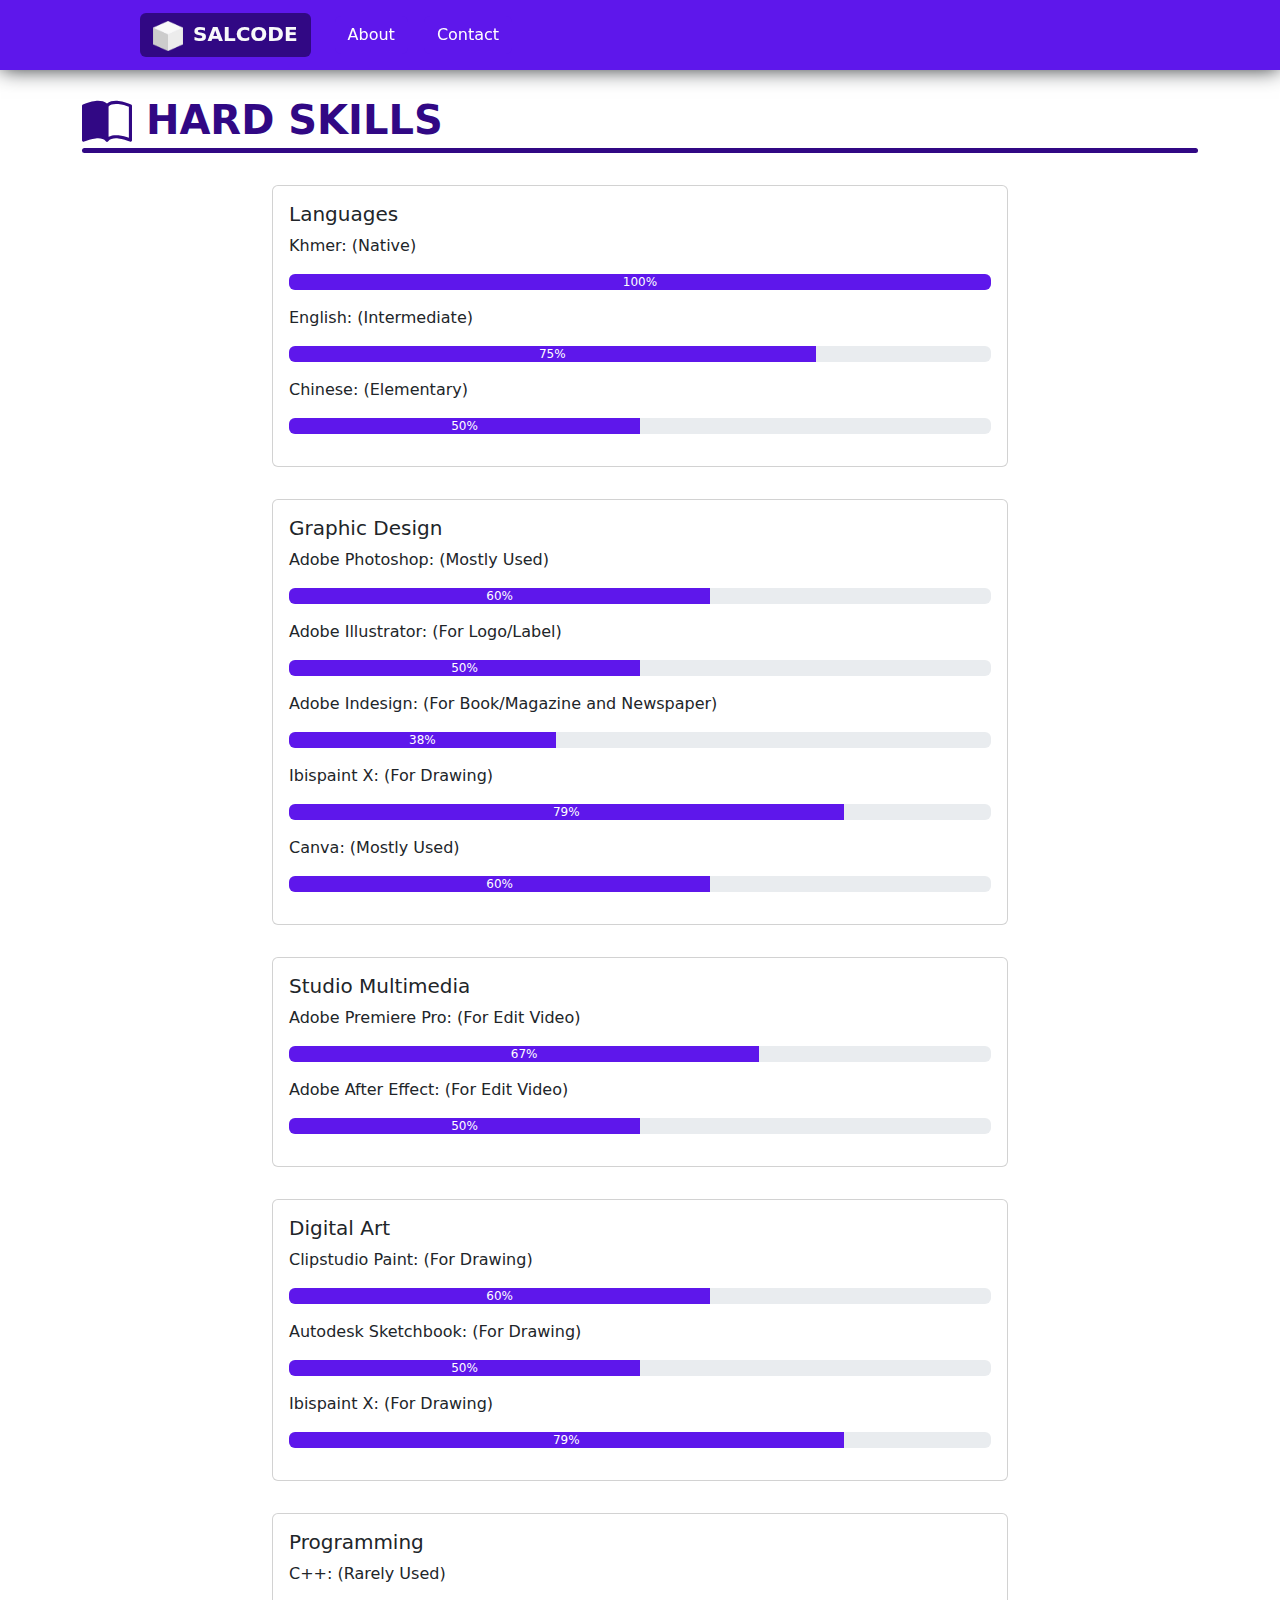
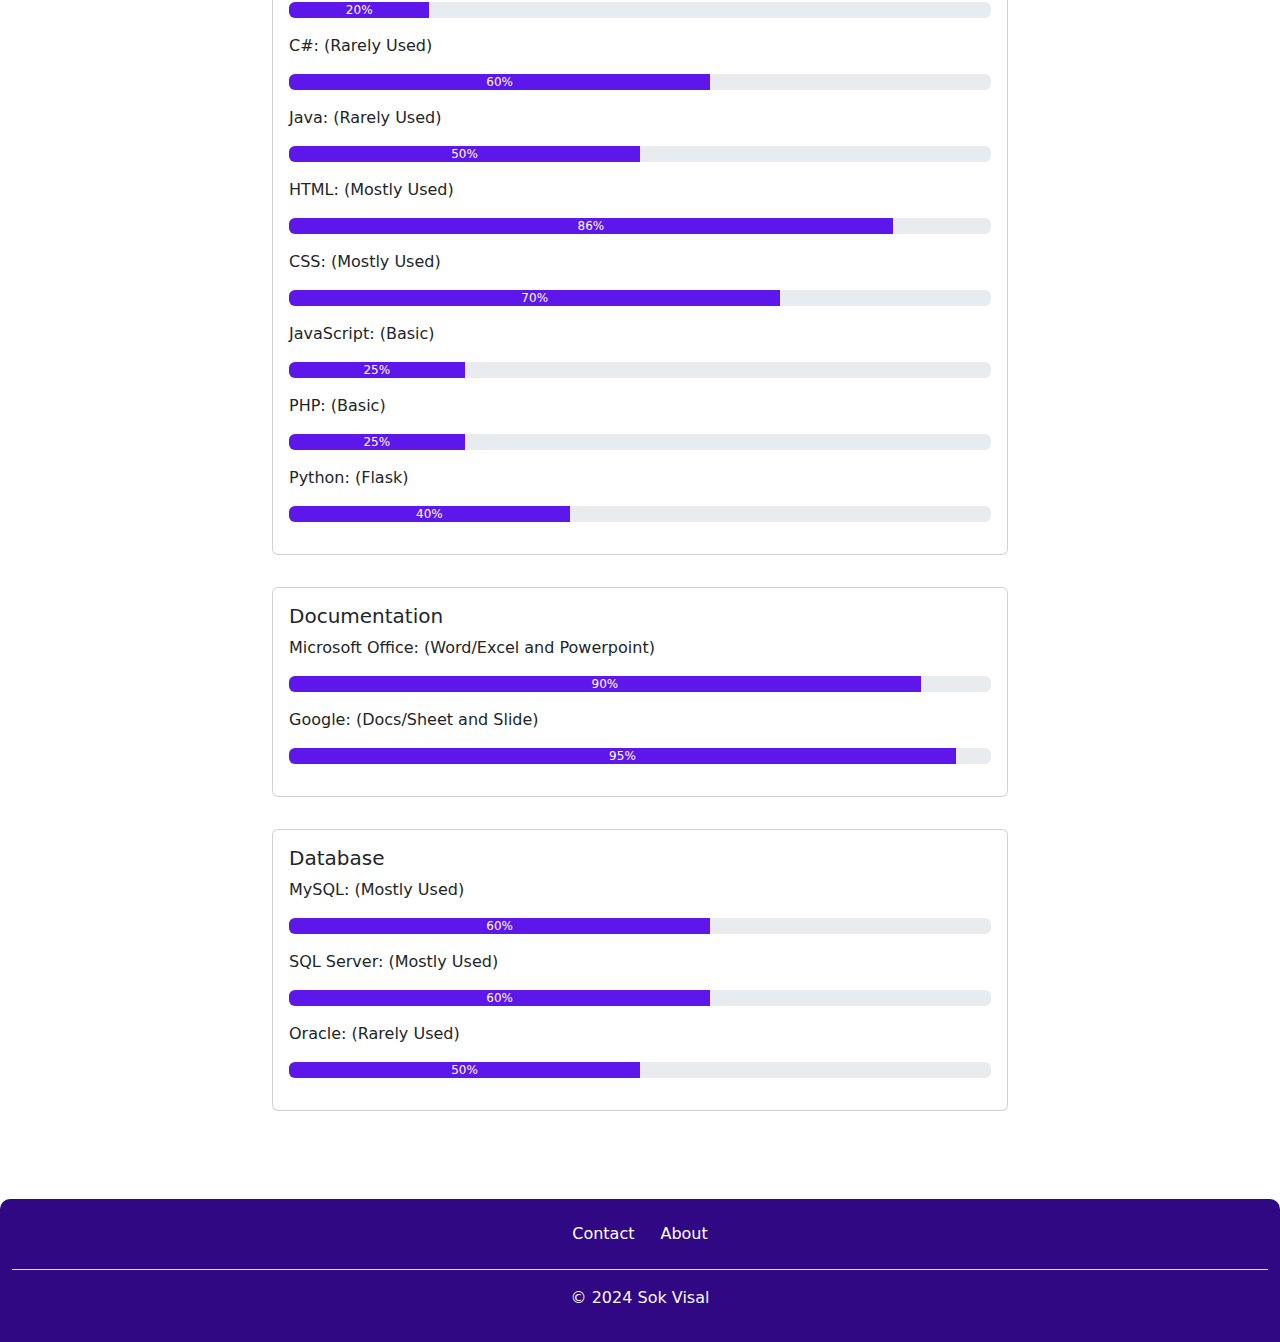
<file: public/hardskill.html>
<!DOCTYPE html>
<html lang="en">

<head>
    <meta charset="UTF-8">
    <link rel="shortcut icon" type="x-icon" href="../assets/images/logo.png">
    <meta name="viewport" content="width=device-width, initial-scale=1.0">
    <title>Hard Skill Set</title>
    <link href="https://cdn.jsdelivr.net/npm/bootstrap@5.3.3/dist/css/bootstrap.min.css" rel="stylesheet"
        integrity="sha384-QWTKZyjpPEjISv5WaRU9OFeRpok6YctnYmDr5pNlyT2bRjXh0JMhjY6hW+ALEwIH" crossorigin="anonymous">
    <link rel="stylesheet" href="../css/style.css">
</head>

<body>
    <!-- navigation -->
    <section class="vnav mb-5">
        <nav class="navbar navbar-expand-lg vcolor fixed-top">
            <div class="container-fluid vcontainpadding">

                <a class="navbar-brand text-light fw-bold btn vbtnnavcolor1" href="../index.html"><img
                        src="../assets/images/logo.png" alt="logo" width="30px" height="30px">&ensp;SALCODE</a>
                <button class="navbar-toggler" type="button" data-bs-toggle="collapse" data-bs-target="#navbarNav"
                    aria-controls="navbarNav" aria-expanded="false" aria-label="Toggle navigation">
                    <span class="navbar-toggler-icon"></span>
                </button>
                <div class="collapse navbar-collapse" id="navbarNav">
                    <ul class="navbar-nav">
                        <li class="nav-item">
                            <a class="nav-link text-light" aria-current="page" href="./about.html"><button
                                    class="btn vbtnnavcolor">About</button></a>
                        </li>
                        <li class="nav-item">
                            <a class="nav-link text-light" aria-current="page"><button class="btn vbtnnavcolor"
                                    data-bs-toggle="modal" data-bs-target="#exampleModal">Contact</button></a>
                        </li>

                    </ul>
                </div>
            </div>
        </nav>
    </section>



    <!-- content -->
    <main class="container py-5">

        <h1 class="card-title fw-bold vtitlep"><svg xmlns="http://www.w3.org/2000/svg" width="50px" height="50px"
                fill="currentColor" class="bi bi-book-half" viewBox="0 0 16 16">
                <path
                    d="M8.5 2.687c.654-.689 1.782-.886 3.112-.752 1.234.124 2.503.523 3.388.893v9.923c-.918-.35-2.107-.692-3.287-.81-1.094-.111-2.278-.039-3.213.492zM8 1.783C7.015.936 5.587.81 4.287.94c-1.514.153-3.042.672-3.994 1.105A.5.5 0 0 0 0 2.5v11a.5.5 0 0 0 .707.455c.882-.4 2.303-.881 3.68-1.02 1.409-.142 2.59.087 3.223.877a.5.5 0 0 0 .78 0c.633-.79 1.814-1.019 3.222-.877 1.378.139 2.8.62 3.681 1.02A.5.5 0 0 0 16 13.5v-11a.5.5 0 0 0-.293-.455c-.952-.433-2.48-.952-3.994-1.105C10.413.809 8.985.936 8 1.783" />
            </svg> HARD SKILLS</h5>

            <div class="veduline mb-3">
            </div>
            <div class="row justify-content-center">

                <div class="col-lg-8 col-sm-12">
                    <div class="card my-3">
                        <div class="card-body d-flex flex-column">
                            <h5 class="card-title">Languages</h5>
                            <p class="card-text">Khmer: (Native)
                            <div class="progress" role="progressbar" aria-label="Example with label" aria-valuenow="25"
                                aria-valuemin="0" aria-valuemax="100">
                                <div class="progress-bar vbtnnavcolor" style="width: 100%">100%</div>
                            </div>
                            </p>
                            <p class="card-text">English: (Intermediate)
                            <div class="progress" role="progressbar" aria-label="Example with label" aria-valuenow="25"
                                aria-valuemin="0" aria-valuemax="100">
                                <div class="progress-bar vbtnnavcolor" style="width: 75%">75%</div>
                            </div>
                            </p>

                            <p class="card-text">Chinese: (Elementary)
                            <div class="progress" role="progressbar" aria-label="Example with label" aria-valuenow="25"
                                aria-valuemin="0" aria-valuemax="100">
                                <div class="progress-bar vbtnnavcolor" style="width: 50%">50%</div>
                            </div>
                            </p>

                        </div>
                    </div>
                </div>
                <div class="col-lg-8 col-sm-12">
                    <div class="card my-3">
                        <div class="card-body">
                            <h5 class="card-title">Graphic Design</h5>
                            <p class="card-text">Adobe Photoshop: (Mostly Used)
                            <div class="progress" role="progressbar" aria-label="Example with label" aria-valuenow="25"
                                aria-valuemin="0" aria-valuemax="100">
                                <div class="progress-bar vbtnnavcolor" style="width: 60%">60%</div>
                            </div>
                            </p>

                            <p class="card-text">Adobe Illustrator: (For Logo/Label)
                            <div class="progress" role="progressbar" aria-label="Example with label" aria-valuenow="25"
                                aria-valuemin="0" aria-valuemax="100">
                                <div class="progress-bar vbtnnavcolor" style="width: 50%">50%</div>
                            </div>
                            </p>

                            <p class="card-text">Adobe Indesign: (For Book/Magazine and Newspaper)
                            <div class="progress" role="progressbar" aria-label="Example with label" aria-valuenow="25"
                                aria-valuemin="0" aria-valuemax="100">
                                <div class="progress-bar vbtnnavcolor" style="width: 38%">38%</div>
                            </div>
                            </p>

                            <p class="card-text">Ibispaint X: (For Drawing)
                            <div class="progress" role="progressbar" aria-label="Example with label" aria-valuenow="25"
                                aria-valuemin="0" aria-valuemax="100">
                                <div class="progress-bar vbtnnavcolor" style="width: 79%">79%</div>
                            </div>
                            </p>

                            <p class="card-text">Canva: (Mostly Used)
                            <div class="progress" role="progressbar" aria-label="Example with label" aria-valuenow="25"
                                aria-valuemin="0" aria-valuemax="100">
                                <div class="progress-bar vbtnnavcolor" style="width: 60%">60%</div>
                            </div>
                            </p>
                        </div>
                    </div>
                </div>
                <div class="col-lg-8 col-sm-12">
                    <div class="card my-3">
                        <div class="card-body">
                            <h5 class="card-title">Studio Multimedia</h5>
                            <p class="card-text">Adobe Premiere Pro: (For Edit Video)
                            <div class="progress" role="progressbar" aria-label="Example with label" aria-valuenow="25"
                                aria-valuemin="0" aria-valuemax="100">
                                <div class="progress-bar vbtnnavcolor" style="width: 67%">67%</div>
                            </div>
                            </p>

                            <p class="card-text">Adobe After Effect: (For Edit Video)
                            <div class="progress" role="progressbar" aria-label="Example with label" aria-valuenow="25"
                                aria-valuemin="0" aria-valuemax="100">
                                <div class="progress-bar vbtnnavcolor" style="width: 50%">50%</div>
                            </div>
                            </p>

                        </div>
                    </div>
                </div>
                <div class="col-lg-8 col-sm-12">
                    <div class="card my-3">
                        <div class="card-body">
                            <h5 class="card-title">Digital Art</h5>
                            <p class="card-text">Clipstudio Paint: (For Drawing)
                            <div class="progress" role="progressbar" aria-label="Example with label" aria-valuenow="25"
                                aria-valuemin="0" aria-valuemax="100">
                                <div class="progress-bar vbtnnavcolor" style="width: 60%">60%</div>
                            </div>
                            </p>

                            <p class="card-text">Autodesk Sketchbook: (For Drawing)
                            <div class="progress" role="progressbar" aria-label="Example with label" aria-valuenow="25"
                                aria-valuemin="0" aria-valuemax="100">
                                <div class="progress-bar vbtnnavcolor" style="width: 50%">50%</div>
                            </div>
                            </p>

                            <p class="card-text">Ibispaint X: (For Drawing)
                            <div class="progress" role="progressbar" aria-label="Example with label" aria-valuenow="25"
                                aria-valuemin="0" aria-valuemax="100">
                                <div class="progress-bar vbtnnavcolor" style="width: 79%">79%</div>
                            </div>
                            </p>

                        </div>
                    </div>
                </div>
                <div class="col-lg-8 col-sm-12">
                    <div class="card my-3">
                        <div class="card-body">
                            <h5 class="card-title">Programming</h5>
                            <p class="card-text">C++: (Rarely Used)
                            <div class="progress" role="progressbar" aria-label="Example with label" aria-valuenow="25"
                                aria-valuemin="0" aria-valuemax="100">
                                <div class="progress-bar vbtnnavcolor" style="width: 20%">20%</div>
                            </div>
                            </p>

                            <p class="card-text">C#: (Rarely Used)
                            <div class="progress" role="progressbar" aria-label="Example with label" aria-valuenow="25"
                                aria-valuemin="0" aria-valuemax="100">
                                <div class="progress-bar vbtnnavcolor" style="width: 60%">60%</div>
                            </div>
                            </p>

                            <p class="card-text">Java: (Rarely Used)
                            <div class="progress" role="progressbar" aria-label="Example with label" aria-valuenow="25"
                                aria-valuemin="0" aria-valuemax="100">
                                <div class="progress-bar vbtnnavcolor" style="width: 50%">50%</div>
                            </div>
                            </p>

                            <p class="card-text">HTML: (Mostly Used)
                            <div class="progress" role="progressbar" aria-label="Example with label" aria-valuenow="25"
                                aria-valuemin="0" aria-valuemax="100">
                                <div class="progress-bar vbtnnavcolor" style="width: 86%">86%</div>
                            </div>
                            </p>

                            <p class="card-text">CSS: (Mostly Used)
                            <div class="progress" role="progressbar" aria-label="Example with label" aria-valuenow="25"
                                aria-valuemin="0" aria-valuemax="100">
                                <div class="progress-bar vbtnnavcolor" style="width: 70%">70%</div>
                            </div>
                            </p>

                            <p class="card-text">JavaScript: (Basic)
                            <div class="progress" role="progressbar" aria-label="Example with label" aria-valuenow="25"
                                aria-valuemin="0" aria-valuemax="100">
                                <div class="progress-bar vbtnnavcolor" style="width: 25%">25%</div>
                            </div>
                            </p>

                            <p class="card-text">PHP: (Basic)
                            <div class="progress" role="progressbar" aria-label="Example with label" aria-valuenow="25"
                                aria-valuemin="0" aria-valuemax="100">
                                <div class="progress-bar vbtnnavcolor" style="width: 25%">25%</div>
                            </div>
                            </p>

                            <p class="card-text">Python: (Flask)
                            <div class="progress" role="progressbar" aria-label="Example with label" aria-valuenow="25"
                                aria-valuemin="0" aria-valuemax="100">
                                <div class="progress-bar vbtnnavcolor" style="width: 40%">40%</div>
                            </div>
                            </p>

                        </div>
                    </div>
                </div>
                <div class="col-lg-8 col-sm-12">
                    <div class="card my-3">
                        <div class="card-body">
                            <h5 class="card-title">Documentation</h5>
                            <p class="card-text">Microsoft Office: (Word/Excel and Powerpoint)
                            <div class="progress" role="progressbar" aria-label="Example with label" aria-valuenow="25"
                                aria-valuemin="0" aria-valuemax="100">
                                <div class="progress-bar vbtnnavcolor" style="width: 90%">90%</div>
                            </div>
                            </p>

                            <p class="card-text">Google: (Docs/Sheet and Slide)
                            <div class="progress" role="progressbar" aria-label="Example with label" aria-valuenow="25"
                                aria-valuemin="0" aria-valuemax="100">
                                <div class="progress-bar vbtnnavcolor" style="width: 95%">95%</div>
                            </div>
                            </p>

                        </div>
                    </div>
                </div>
                <div class="col-lg-8 col-sm-12">
                    <div class="card my-3">
                        <div class="card-body">
                            <h5 class="card-title">Database</h5>
                            <p class="card-text">MySQL: (Mostly Used)
                            <div class="progress" role="progressbar" aria-label="Example with label" aria-valuenow="25"
                                aria-valuemin="0" aria-valuemax="100">
                                <div class="progress-bar vbtnnavcolor" style="width: 60%">60%</div>
                            </div>
                            </p>

                            <p class="card-text">SQL Server: (Mostly Used)
                            <div class="progress" role="progressbar" aria-label="Example with label" aria-valuenow="25"
                                aria-valuemin="0" aria-valuemax="100">
                                <div class="progress-bar vbtnnavcolor" style="width: 60%">60%</div>
                            </div>
                            </p>

                            <p class="card-text">Oracle: (Rarely Used)
                            <div class="progress" role="progressbar" aria-label="Example with label" aria-valuenow="25"
                                aria-valuemin="0" aria-valuemax="100">
                                <div class="progress-bar vbtnnavcolor" style="width: 50%">50%</div>
                            </div>
                            </p>
                        </div>
                    </div>
                </div>
            </div>

    </main>

    <!-- Modal -->
    <div class="modal fade" id="exampleModal" tabindex="-1" aria-labelledby="exampleModalLabel" aria-hidden="true">
        <div class="modal-dialog">
            <div class="modal-content vskillcolor4">
                <div class="modal-header">
                    <h1 class="modal-title fs-5 text-dark" id="exampleModalLabel">Contact Me</h1>
                    <button type="button" class="btn-close" data-bs-dismiss="modal" aria-label="Close"></button>
                </div>
                <div class="modal-body">
                    <div class="card" style="border-radius: 15px;">
                        <div class="card-body text-center">
                            <div class="mt-3 mb-4">
                                <a href="../assets/images/sokvisal.jpg"><img src="../assets/images/sokvisal.jpg"
                                        class="rounded-circle img-fluid"
                                        style="width: 100px; height: 100px; object-fit: cover;" /></a>
                            </div>
                            <h4 class="mb-2">Sok Visal</h4>
                            <p class="text-muted mb-4">Follow me on Social Media</p>
                            <div class="mb-4 pb-2">
                                <a type="button" data-mdb-button-init data-mdb-ripple-init
                                    href="https://t.me/kuroba_1412" target="_blank"
                                    class="btn btn-outline-primary btn-floating">
                                    <svg xmlns="http://www.w3.org/2000/svg" fill="currentColor" height="30px"
                                        width="30px" class="bi bi-telegram" viewBox="0 0 16 16">
                                        <path
                                            d="M16 8A8 8 0 1 1 0 8a8 8 0 0 1 16 0M8.287 5.906q-1.168.486-4.666 2.01-.567.225-.595.442c-.03.243.275.339.69.47l.175.055c.408.133.958.288 1.243.294q.39.01.868-.32 3.269-2.206 3.374-2.23c.05-.012.12-.026.166.016s.042.12.037.141c-.03.129-1.227 1.241-1.846 1.817-.193.18-.33.307-.358.336a8 8 0 0 1-.188.186c-.38.366-.664.64.015 1.088.327.216.589.393.85.571.284.194.568.387.936.629q.14.092.27.187c.331.236.63.448.997.414.214-.02.435-.22.547-.82.265-1.417.786-4.486.906-5.751a1.4 1.4 0 0 0-.013-.315.34.34 0 0 0-.114-.217.53.53 0 0 0-.31-.093c-.3.005-.763.166-2.984 1.09" />
                                    </svg>
                                </a>
                                <a type="button" data-mdb-button-init data-mdb-ripple-init
                                    href="https://web.facebook.com/suta.platinum" target="_blank"
                                    class="btn btn-outline-primary btn-floating">
                                    <svg xmlns="http://www.w3.org/2000/svg" fill="currentColor" height="30px"
                                        width="30px" class="bi bi-facebook" viewBox="0 0 16 16">
                                        <path
                                            d="M16 8.049c0-4.446-3.582-8.05-8-8.05C3.58 0-.002 3.603-.002 8.05c0 4.017 2.926 7.347 6.75 7.951v-5.625h-2.03V8.05H6.75V6.275c0-2.017 1.195-3.131 3.022-3.131.876 0 1.791.157 1.791.157v1.98h-1.009c-.993 0-1.303.621-1.303 1.258v1.51h2.218l-.354 2.326H9.25V16c3.824-.604 6.75-3.934 6.75-7.951" />
                                    </svg>
                                </a>
                                <a type="button" data-mdb-button-init data-mdb-ripple-init
                                    href="https://www.instagram.com/utsukushii_san/" target="_blank"
                                    class="btn btn-outline-info btn-floating">
                                    <svg xmlns="http://www.w3.org/2000/svg" fill="currentColor" height="30px"
                                        width="30px" class="bi bi-instagram" viewBox="0 0 16 16">
                                        <path
                                            d="M8 0C5.829 0 5.556.01 4.703.048 3.85.088 3.269.222 2.76.42a3.9 3.9 0 0 0-1.417.923A3.9 3.9 0 0 0 .42 2.76C.222 3.268.087 3.85.048 4.7.01 5.555 0 5.827 0 8.001c0 2.172.01 2.444.048 3.297.04.852.174 1.433.372 1.942.205.526.478.972.923 1.417.444.445.89.719 1.416.923.51.198 1.09.333 1.942.372C5.555 15.99 5.827 16 8 16s2.444-.01 3.298-.048c.851-.04 1.434-.174 1.943-.372a3.9 3.9 0 0 0 1.416-.923c.445-.445.718-.891.923-1.417.197-.509.332-1.09.372-1.942C15.99 10.445 16 10.173 16 8s-.01-2.445-.048-3.299c-.04-.851-.175-1.433-.372-1.941a3.9 3.9 0 0 0-.923-1.417A3.9 3.9 0 0 0 13.24.42c-.51-.198-1.092-.333-1.943-.372C10.443.01 10.172 0 7.998 0zm-.717 1.442h.718c2.136 0 2.389.007 3.232.046.78.035 1.204.166 1.486.275.373.145.64.319.92.599s.453.546.598.92c.11.281.24.705.275 1.485.039.843.047 1.096.047 3.231s-.008 2.389-.047 3.232c-.035.78-.166 1.203-.275 1.485a2.5 2.5 0 0 1-.599.919c-.28.28-.546.453-.92.598-.28.11-.704.24-1.485.276-.843.038-1.096.047-3.232.047s-2.39-.009-3.233-.047c-.78-.036-1.203-.166-1.485-.276a2.5 2.5 0 0 1-.92-.598 2.5 2.5 0 0 1-.6-.92c-.109-.281-.24-.705-.275-1.485-.038-.843-.046-1.096-.046-3.233s.008-2.388.046-3.231c.036-.78.166-1.204.276-1.486.145-.373.319-.64.599-.92s.546-.453.92-.598c.282-.11.705-.24 1.485-.276.738-.034 1.024-.044 2.515-.045zm4.988 1.328a.96.96 0 1 0 0 1.92.96.96 0 0 0 0-1.92m-4.27 1.122a4.109 4.109 0 1 0 0 8.217 4.109 4.109 0 0 0 0-8.217m0 1.441a2.667 2.667 0 1 1 0 5.334 2.667 2.667 0 0 1 0-5.334" />
                                    </svg>
                                </a>
                                <a type="button" data-mdb-button-init data-mdb-ripple-init
                                    href="https://www.youtube.com/channel/UCyHDF1lSUWtD6S5sjzRd8og" target="_blank"
                                    class="btn btn-outline-danger btn-floating ">
                                    <svg xmlns="http://www.w3.org/2000/svg" fill="currentColor" height="30px"
                                        width="30px" class="bi bi-youtube" viewBox="0 0 16 16">
                                        <path
                                            d="M8.051 1.999h.089c.822.003 4.987.033 6.11.335a2.01 2.01 0 0 1 1.415 1.42c.101.38.172.883.22 1.402l.01.104.022.26.008.104c.065.914.073 1.77.074 1.957v.075c-.001.194-.01 1.108-.082 2.06l-.008.105-.009.104c-.05.572-.124 1.14-.235 1.558a2.01 2.01 0 0 1-1.415 1.42c-1.16.312-5.569.334-6.18.335h-.142c-.309 0-1.587-.006-2.927-.052l-.17-.006-.087-.004-.171-.007-.171-.007c-1.11-.049-2.167-.128-2.654-.26a2.01 2.01 0 0 1-1.415-1.419c-.111-.417-.185-.986-.235-1.558L.09 9.82l-.008-.104A31 31 0 0 1 0 7.68v-.123c.002-.215.01-.958.064-1.778l.007-.103.003-.052.008-.104.022-.26.01-.104c.048-.519.119-1.023.22-1.402a2.01 2.01 0 0 1 1.415-1.42c.487-.13 1.544-.21 2.654-.26l.17-.007.172-.006.086-.003.171-.007A100 100 0 0 1 7.858 2zM6.4 5.209v4.818l4.157-2.408z" />
                                    </svg>
                                </a>
                            </div>


                        </div>
                    </div>



                </div>
                <div class="modal-footer">
                    <button type="button" class="btn vbtnnavcolor" data-bs-dismiss="modal">Close</button>
                </div>
            </div>
        </div>
    </div>

    <!-- footer -->
    <section class="vfooter">
        <div class="container-fluid vfooterbg">
            <footer class="py-3 mt-4">
                <ul class="nav justify-content-center border-bottom pb-3 mb-3">

                    <li class="nav-item"><a class="text-light" aria-current="page"><button class="btn vbtnnavcolor1"
                                data-bs-toggle="modal" data-bs-target="#exampleModal">Contact</button></a></li>
                    <li class="nav-item"><a href="./about.html" class="text-light"><button
                                class="btn vbtnnavcolor1">About</button></a></li>

                </ul>
                <p class="text-center text-light">© 2024 Sok Visal</p>
            </footer>
        </div>
    </section>

</body>
<script src="https://cdn.jsdelivr.net/npm/bootstrap@5.3.3/dist/js/bootstrap.bundle.min.js"
    integrity="sha384-YvpcrYf0tY3lHB60NNkmXc5s9fDVZLESaAA55NDzOxhy9GkcIdslK1eN7N6jIeHz"
    crossorigin="anonymous"></script>

</html>
</file>
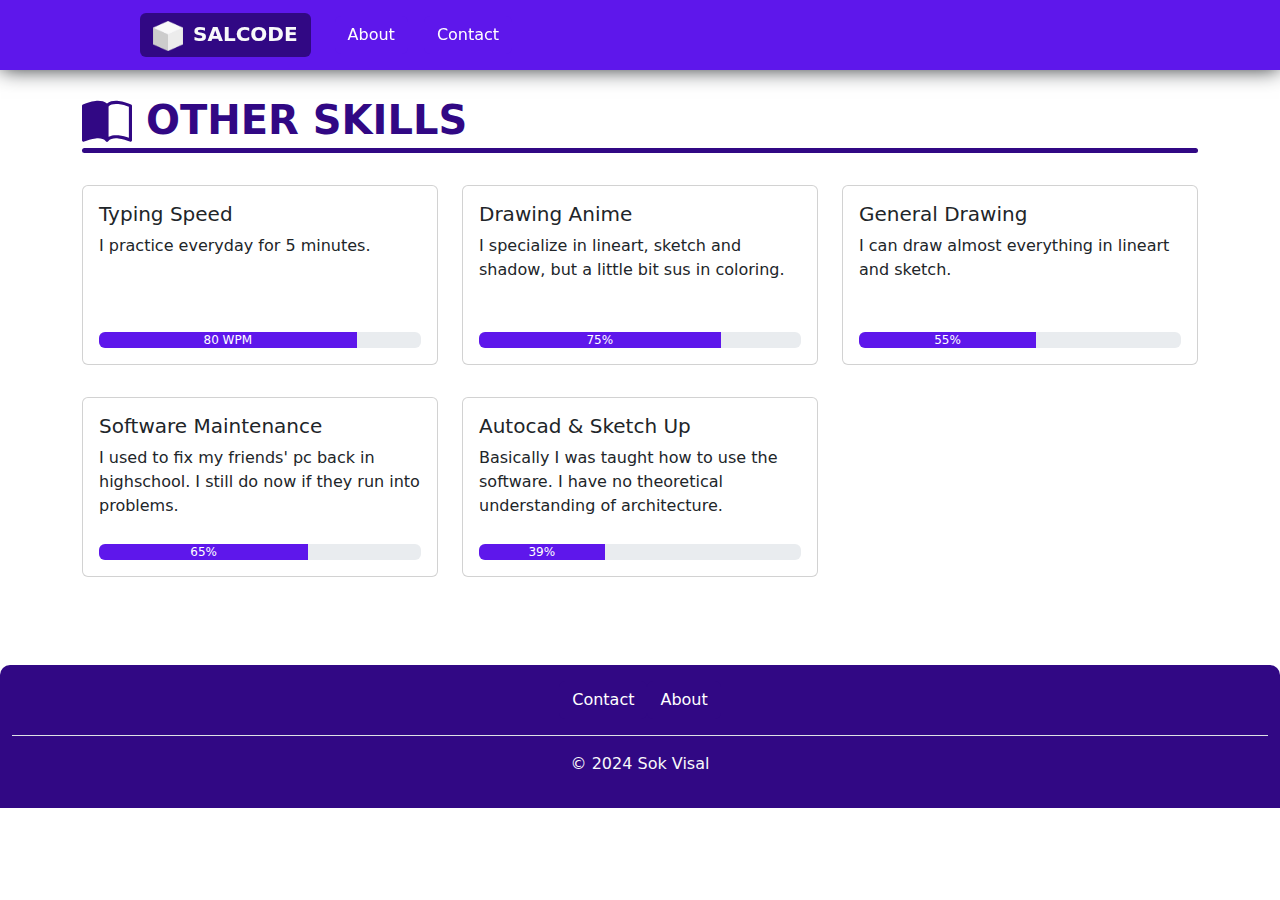
<file: public/others.html>
<!DOCTYPE html>
<html lang="en">

<head>
    <meta charset="UTF-8">
    <link rel="shortcut icon" type="x-icon" href="../assets/images/logo.png">
    <meta name="viewport" content="width=device-width, initial-scale=1.0">
    <title>Other Skill Set</title>
    <link href="https://cdn.jsdelivr.net/npm/bootstrap@5.3.3/dist/css/bootstrap.min.css" rel="stylesheet"
        integrity="sha384-QWTKZyjpPEjISv5WaRU9OFeRpok6YctnYmDr5pNlyT2bRjXh0JMhjY6hW+ALEwIH" crossorigin="anonymous">
    <link rel="stylesheet" href="../css/style.css">
</head>

<body>
    <!-- navigation -->
    <section class="vnav mb-5">
        <nav class="navbar navbar-expand-lg vcolor fixed-top">
            <div class="container-fluid vcontainpadding">

                <a class="navbar-brand text-light fw-bold btn vbtnnavcolor1" href="../index.html"><img
                        src="../assets/images/logo.png" alt="logo" width="30px" height="30px">&ensp;SALCODE</a>
                <button class="navbar-toggler" type="button" data-bs-toggle="collapse" data-bs-target="#navbarNav"
                    aria-controls="navbarNav" aria-expanded="false" aria-label="Toggle navigation">
                    <span class="navbar-toggler-icon"></span>
                </button>
                <div class="collapse navbar-collapse" id="navbarNav">
                    <ul class="navbar-nav">
                        <li class="nav-item">
                            <a class="nav-link text-light" aria-current="page" href="./about.html"><button
                                    class="btn vbtnnavcolor">About</button></a>
                        </li>
                        <li class="nav-item">
                            <a class="nav-link text-light" aria-current="page"><button class="btn vbtnnavcolor"
                                    data-bs-toggle="modal" data-bs-target="#exampleModal">Contact</button></a>
                        </li>

                    </ul>
                </div>
            </div>
        </nav>
    </section>

    

   <!-- content -->
   <main class="container py-5">

    <h1 class="card-title fw-bold vtitlep"><svg xmlns="http://www.w3.org/2000/svg" width="50px"
        height="50px" fill="currentColor" class="bi bi-book-half" viewBox="0 0 16 16">
        <path
            d="M8.5 2.687c.654-.689 1.782-.886 3.112-.752 1.234.124 2.503.523 3.388.893v9.923c-.918-.35-2.107-.692-3.287-.81-1.094-.111-2.278-.039-3.213.492zM8 1.783C7.015.936 5.587.81 4.287.94c-1.514.153-3.042.672-3.994 1.105A.5.5 0 0 0 0 2.5v11a.5.5 0 0 0 .707.455c.882-.4 2.303-.881 3.68-1.02 1.409-.142 2.59.087 3.223.877a.5.5 0 0 0 .78 0c.633-.79 1.814-1.019 3.222-.877 1.378.139 2.8.62 3.681 1.02A.5.5 0 0 0 16 13.5v-11a.5.5 0 0 0-.293-.455c-.952-.433-2.48-.952-3.994-1.105C10.413.809 8.985.936 8 1.783" />
    </svg> OTHER SKILLS</h5>

    <div class="veduline mb-3">
    </div>
  
    <div class="row">
      <div class="col-lg-4 col-md-6 col-sm-12">
        <div class="card my-3" style="height: 180px;">
          <div class="card-body d-flex flex-column">
            <h5 class="card-title">Typing Speed</h5>
            <p class="card-text">I practice everyday for 5 minutes.</p>
            <div class="progress mt-auto" role="progressbar" aria-label="Example with label" aria-valuenow="25" aria-valuemin="0" aria-valuemax="100">
              <div class="progress-bar vbtnnavcolor" style="width: 80%">80 WPM</div>
            </div>
          </div>
        </div>
      </div>
      <div class="col-lg-4 col-md-6 col-sm-12">
        <div class="card my-3" style="height: 180px;">
          <div class="card-body d-flex flex-column">
            <h5 class="card-title">Drawing Anime</h5>
            <p class="card-text">I specialize in lineart, sketch and shadow, but a little bit sus in coloring.</p>
            <div class="progress mt-auto" role="progressbar" aria-label="Example with label" aria-valuenow="25" aria-valuemin="0" aria-valuemax="100">
              <div class="progress-bar vbtnnavcolor" style="width: 75%">75%</div>
            </div>
          </div>
        </div>
      </div>
      <div class="col-lg-4 col-md-6 col-sm-12">
        <div class="card my-3" style="height: 180px;">
          <div class="card-body d-flex flex-column">
            <h5 class="card-title">General Drawing</h5>
            <p class="card-text">I can draw almost everything in lineart and sketch.</p>
            <div class="progress mt-auto" role="progressbar" aria-label="Example with label" aria-valuenow="25" aria-valuemin="0" aria-valuemax="100">
              <div class="progress-bar vbtnnavcolor" style="width: 55%">55%</div>
            </div>
          </div>
        </div>
      </div>
      <div class="col-lg-4 col-md-6 col-sm-12">
        <div class="card my-3" style="height: 180px;">
          <div class="card-body d-flex flex-column">
            <h5 class="card-title">Software Maintenance</h5>
            <p class="card-text">I used to fix my friends' pc back in highschool. I still do now if they run into problems.</p>
            <div class="progress mt-auto" role="progressbar" aria-label="Example with label" aria-valuenow="25" aria-valuemin="0" aria-valuemax="100">
              <div class="progress-bar vbtnnavcolor" style="width: 65%">65%</div>
            </div>
          </div>
        </div>
      </div>
      <div class="col-lg-4 col-md-6 col-sm-12">
        <div class="card my-3" style="height: 180px;">
          <div class="card-body d-flex flex-column">
            <h5 class="card-title">Autocad & Sketch Up</h5>
            <p class="card-text">Basically I was taught how to use the software. I have no theoretical understanding of architecture.</p>
            <div class="progress mt-auto" role="progressbar" aria-label="Example with label" aria-valuenow="25" aria-valuemin="0" aria-valuemax="100">
              <div class="progress-bar vbtnnavcolor" style="width: 39%">39%</div>
            </div>
          </div>
        </div>
      </div>
    </div>

  </main>

    <!-- Modal -->
    <div class="modal fade" id="exampleModal" tabindex="-1" aria-labelledby="exampleModalLabel" aria-hidden="true">
        <div class="modal-dialog">
            <div class="modal-content vskillcolor4">
                <div class="modal-header">
                    <h1 class="modal-title fs-5 text-dark" id="exampleModalLabel">Contact Me</h1>
                    <button type="button" class="btn-close" data-bs-dismiss="modal" aria-label="Close"></button>
                </div>
                <div class="modal-body">
                    <div class="card" style="border-radius: 15px;">
                        <div class="card-body text-center">
                            <div class="mt-3 mb-4">
                                <a href="../assets/images/sokvisal.jpg"><img src="../assets/images/sokvisal.jpg"
                                        class="rounded-circle img-fluid"
                                        style="width: 100px; height: 100px; object-fit: cover;" /></a>
                            </div>
                            <h4 class="mb-2">Sok Visal</h4>
                            <p class="text-muted mb-4">Follow me on Social Media</p>
                            <div class="mb-4 pb-2">
                                <a type="button" data-mdb-button-init data-mdb-ripple-init
                                    href="https://t.me/kuroba_1412" target="_blank"
                                    class="btn btn-outline-primary btn-floating">
                                    <svg xmlns="http://www.w3.org/2000/svg" fill="currentColor" height="30px"
                                        width="30px" class="bi bi-telegram" viewBox="0 0 16 16">
                                        <path
                                            d="M16 8A8 8 0 1 1 0 8a8 8 0 0 1 16 0M8.287 5.906q-1.168.486-4.666 2.01-.567.225-.595.442c-.03.243.275.339.69.47l.175.055c.408.133.958.288 1.243.294q.39.01.868-.32 3.269-2.206 3.374-2.23c.05-.012.12-.026.166.016s.042.12.037.141c-.03.129-1.227 1.241-1.846 1.817-.193.18-.33.307-.358.336a8 8 0 0 1-.188.186c-.38.366-.664.64.015 1.088.327.216.589.393.85.571.284.194.568.387.936.629q.14.092.27.187c.331.236.63.448.997.414.214-.02.435-.22.547-.82.265-1.417.786-4.486.906-5.751a1.4 1.4 0 0 0-.013-.315.34.34 0 0 0-.114-.217.53.53 0 0 0-.31-.093c-.3.005-.763.166-2.984 1.09" />
                                    </svg>
                                </a>
                                <a type="button" data-mdb-button-init data-mdb-ripple-init
                                    href="https://web.facebook.com/suta.platinum" target="_blank"
                                    class="btn btn-outline-primary btn-floating">
                                    <svg xmlns="http://www.w3.org/2000/svg" fill="currentColor" height="30px"
                                        width="30px" class="bi bi-facebook" viewBox="0 0 16 16">
                                        <path
                                            d="M16 8.049c0-4.446-3.582-8.05-8-8.05C3.58 0-.002 3.603-.002 8.05c0 4.017 2.926 7.347 6.75 7.951v-5.625h-2.03V8.05H6.75V6.275c0-2.017 1.195-3.131 3.022-3.131.876 0 1.791.157 1.791.157v1.98h-1.009c-.993 0-1.303.621-1.303 1.258v1.51h2.218l-.354 2.326H9.25V16c3.824-.604 6.75-3.934 6.75-7.951" />
                                    </svg>
                                </a>
                                <a type="button" data-mdb-button-init data-mdb-ripple-init
                                    href="https://www.instagram.com/utsukushii_san/" target="_blank"
                                    class="btn btn-outline-info btn-floating">
                                    <svg xmlns="http://www.w3.org/2000/svg" fill="currentColor" height="30px"
                                        width="30px" class="bi bi-instagram" viewBox="0 0 16 16">
                                        <path
                                            d="M8 0C5.829 0 5.556.01 4.703.048 3.85.088 3.269.222 2.76.42a3.9 3.9 0 0 0-1.417.923A3.9 3.9 0 0 0 .42 2.76C.222 3.268.087 3.85.048 4.7.01 5.555 0 5.827 0 8.001c0 2.172.01 2.444.048 3.297.04.852.174 1.433.372 1.942.205.526.478.972.923 1.417.444.445.89.719 1.416.923.51.198 1.09.333 1.942.372C5.555 15.99 5.827 16 8 16s2.444-.01 3.298-.048c.851-.04 1.434-.174 1.943-.372a3.9 3.9 0 0 0 1.416-.923c.445-.445.718-.891.923-1.417.197-.509.332-1.09.372-1.942C15.99 10.445 16 10.173 16 8s-.01-2.445-.048-3.299c-.04-.851-.175-1.433-.372-1.941a3.9 3.9 0 0 0-.923-1.417A3.9 3.9 0 0 0 13.24.42c-.51-.198-1.092-.333-1.943-.372C10.443.01 10.172 0 7.998 0zm-.717 1.442h.718c2.136 0 2.389.007 3.232.046.78.035 1.204.166 1.486.275.373.145.64.319.92.599s.453.546.598.92c.11.281.24.705.275 1.485.039.843.047 1.096.047 3.231s-.008 2.389-.047 3.232c-.035.78-.166 1.203-.275 1.485a2.5 2.5 0 0 1-.599.919c-.28.28-.546.453-.92.598-.28.11-.704.24-1.485.276-.843.038-1.096.047-3.232.047s-2.39-.009-3.233-.047c-.78-.036-1.203-.166-1.485-.276a2.5 2.5 0 0 1-.92-.598 2.5 2.5 0 0 1-.6-.92c-.109-.281-.24-.705-.275-1.485-.038-.843-.046-1.096-.046-3.233s.008-2.388.046-3.231c.036-.78.166-1.204.276-1.486.145-.373.319-.64.599-.92s.546-.453.92-.598c.282-.11.705-.24 1.485-.276.738-.034 1.024-.044 2.515-.045zm4.988 1.328a.96.96 0 1 0 0 1.92.96.96 0 0 0 0-1.92m-4.27 1.122a4.109 4.109 0 1 0 0 8.217 4.109 4.109 0 0 0 0-8.217m0 1.441a2.667 2.667 0 1 1 0 5.334 2.667 2.667 0 0 1 0-5.334" />
                                    </svg>
                                </a>
                                <a type="button" data-mdb-button-init data-mdb-ripple-init
                                    href="https://www.youtube.com/channel/UCyHDF1lSUWtD6S5sjzRd8og" target="_blank"
                                    class="btn btn-outline-danger btn-floating ">
                                    <svg xmlns="http://www.w3.org/2000/svg" fill="currentColor" height="30px"
                                        width="30px" class="bi bi-youtube" viewBox="0 0 16 16">
                                        <path
                                            d="M8.051 1.999h.089c.822.003 4.987.033 6.11.335a2.01 2.01 0 0 1 1.415 1.42c.101.38.172.883.22 1.402l.01.104.022.26.008.104c.065.914.073 1.77.074 1.957v.075c-.001.194-.01 1.108-.082 2.06l-.008.105-.009.104c-.05.572-.124 1.14-.235 1.558a2.01 2.01 0 0 1-1.415 1.42c-1.16.312-5.569.334-6.18.335h-.142c-.309 0-1.587-.006-2.927-.052l-.17-.006-.087-.004-.171-.007-.171-.007c-1.11-.049-2.167-.128-2.654-.26a2.01 2.01 0 0 1-1.415-1.419c-.111-.417-.185-.986-.235-1.558L.09 9.82l-.008-.104A31 31 0 0 1 0 7.68v-.123c.002-.215.01-.958.064-1.778l.007-.103.003-.052.008-.104.022-.26.01-.104c.048-.519.119-1.023.22-1.402a2.01 2.01 0 0 1 1.415-1.42c.487-.13 1.544-.21 2.654-.26l.17-.007.172-.006.086-.003.171-.007A100 100 0 0 1 7.858 2zM6.4 5.209v4.818l4.157-2.408z" />
                                    </svg>
                                </a>
                            </div>


                        </div>
                    </div>



                </div>
                <div class="modal-footer">
                    <button type="button" class="btn vbtnnavcolor" data-bs-dismiss="modal">Close</button>
                </div>
            </div>
        </div>
    </div>

    <!-- footer -->
    <section class="vfooter">
        <div class="container-fluid vfooterbg">
            <footer class="py-3 mt-4">
                <ul class="nav justify-content-center border-bottom pb-3 mb-3">

                    <li class="nav-item"><a class="text-light" aria-current="page"><button
                                class="btn vbtnnavcolor1" data-bs-toggle="modal"
                                data-bs-target="#exampleModal">Contact</button></a></li>
                    <li class="nav-item"><a href="./about.html" class="text-light"><button
                                class="btn vbtnnavcolor1">About</button></a></li>

                </ul>
                <p class="text-center text-light">© 2024 Sok Visal</p>
            </footer>
        </div>
    </section>

</body>
<script src="https://cdn.jsdelivr.net/npm/bootstrap@5.3.3/dist/js/bootstrap.bundle.min.js"
    integrity="sha384-YvpcrYf0tY3lHB60NNkmXc5s9fDVZLESaAA55NDzOxhy9GkcIdslK1eN7N6jIeHz"
    crossorigin="anonymous"></script>
</html>
</file>
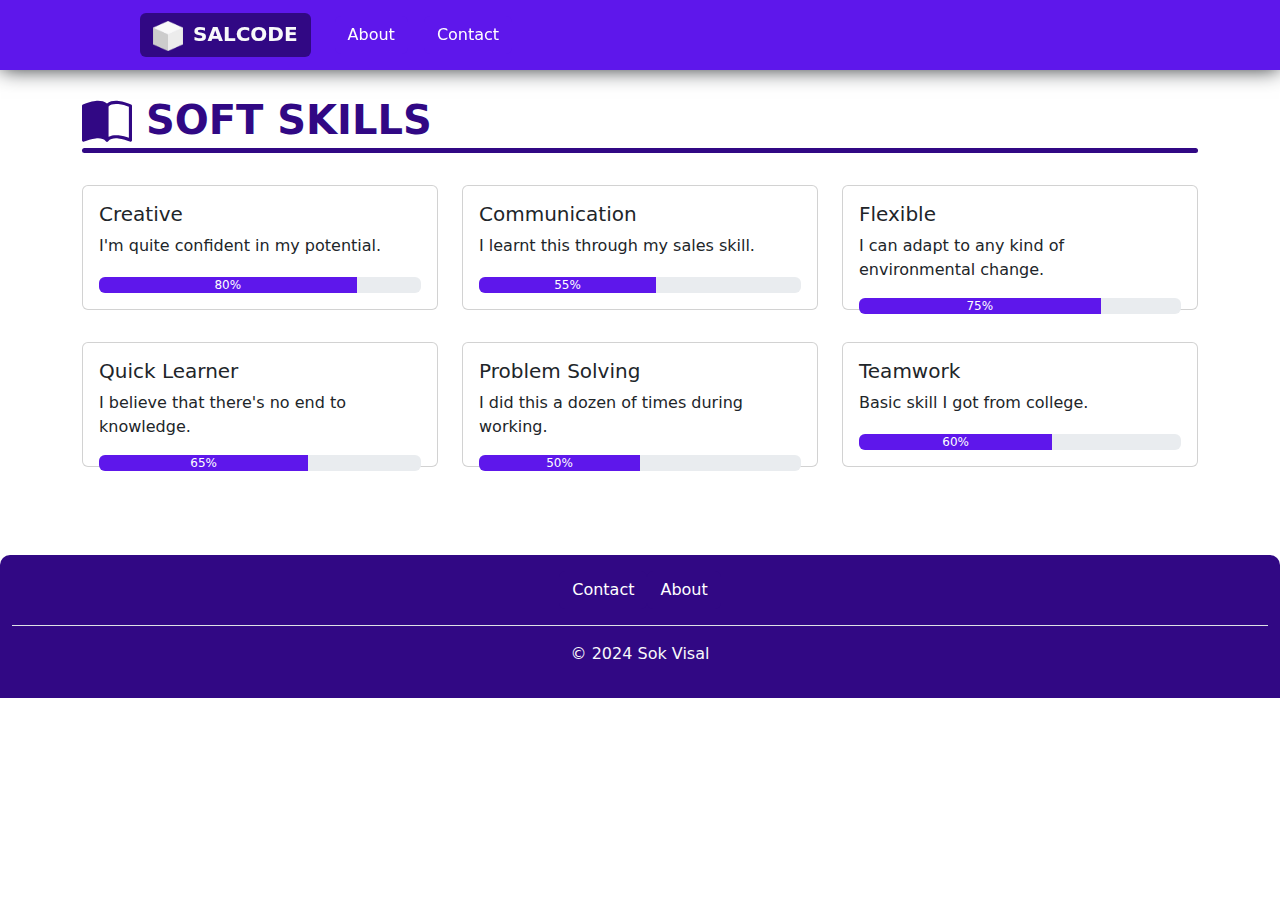
<file: public/softskill.html>
<!DOCTYPE html>
<html lang="en">

<head>
    <meta charset="UTF-8">
    <link rel="shortcut icon" type="x-icon" href="../assets/images/logo.png">
    <meta name="viewport" content="width=device-width, initial-scale=1.0">
    <title>Soft Skill Set</title>
    <link href="https://cdn.jsdelivr.net/npm/bootstrap@5.3.3/dist/css/bootstrap.min.css" rel="stylesheet"
        integrity="sha384-QWTKZyjpPEjISv5WaRU9OFeRpok6YctnYmDr5pNlyT2bRjXh0JMhjY6hW+ALEwIH" crossorigin="anonymous">
    <link rel="stylesheet" href="../css/style.css">
</head>

<body>
    <!-- navigation -->
    <section class="vnav mb-5">
        <nav class="navbar navbar-expand-lg vcolor fixed-top">
            <div class="container-fluid vcontainpadding">

                <a class="navbar-brand text-light fw-bold btn vbtnnavcolor1" href="../index.html"><img
                        src="../assets/images/logo.png" alt="logo" width="30px" height="30px">&ensp;SALCODE</a>
                <button class="navbar-toggler" type="button" data-bs-toggle="collapse" data-bs-target="#navbarNav"
                    aria-controls="navbarNav" aria-expanded="false" aria-label="Toggle navigation">
                    <span class="navbar-toggler-icon"></span>
                </button>
                <div class="collapse navbar-collapse" id="navbarNav">
                    <ul class="navbar-nav">
                        <li class="nav-item">
                            <a class="nav-link text-light" aria-current="page" href="./about.html"><button
                                    class="btn vbtnnavcolor">About</button></a>
                        </li>
                        <li class="nav-item">
                            <a class="nav-link text-light" aria-current="page"><button class="btn vbtnnavcolor"
                                    data-bs-toggle="modal" data-bs-target="#exampleModal">Contact</button></a>
                        </li>

                    </ul>
                </div>
            </div>
        </nav>
    </section>



    <!-- content -->
    <main class="container py-5">

        <h1 class="card-title fw-bold vtitlep"><svg xmlns="http://www.w3.org/2000/svg" width="50px" height="50px"
                fill="currentColor" class="bi bi-book-half" viewBox="0 0 16 16">
                <path
                    d="M8.5 2.687c.654-.689 1.782-.886 3.112-.752 1.234.124 2.503.523 3.388.893v9.923c-.918-.35-2.107-.692-3.287-.81-1.094-.111-2.278-.039-3.213.492zM8 1.783C7.015.936 5.587.81 4.287.94c-1.514.153-3.042.672-3.994 1.105A.5.5 0 0 0 0 2.5v11a.5.5 0 0 0 .707.455c.882-.4 2.303-.881 3.68-1.02 1.409-.142 2.59.087 3.223.877a.5.5 0 0 0 .78 0c.633-.79 1.814-1.019 3.222-.877 1.378.139 2.8.62 3.681 1.02A.5.5 0 0 0 16 13.5v-11a.5.5 0 0 0-.293-.455c-.952-.433-2.48-.952-3.994-1.105C10.413.809 8.985.936 8 1.783" />
            </svg> SOFT SKILLS</h5>

            <div class="veduline mb-3">
            </div>
            <div class="row">
                <div class="col-lg-4 col-md-6 col-sm-12">
                    <div class="card my-3" style="height: 125px;">
                      <div class="card-body d-flex flex-column">
                        <h5 class="card-title">Creative</h5>
                        <p class="card-text">I'm quite confident in my potential.</p>
                        <div class="progress mt-auto" role="progressbar" aria-label="Example with label" aria-valuenow="25" aria-valuemin="0" aria-valuemax="100">
                          <div class="progress-bar vbtnnavcolor" style="width: 80%">80%</div>
                        </div>
                      </div>
                    </div>
                  </div>
                  <div class="col-lg-4 col-md-6 col-sm-12">
                    <div class="card my-3" style="height: 125px;">
                      <div class="card-body d-flex flex-column">
                        <h5 class="card-title">Communication</h5>
                        <p class="card-text">I learnt this through my sales skill.</p>
                        <div class="progress mt-auto" role="progressbar" aria-label="Example with label" aria-valuenow="25" aria-valuemin="0" aria-valuemax="100">
                          <div class="progress-bar vbtnnavcolor" style="width: 55%">55%</div>
                        </div>
                      </div>
                    </div>
                  </div>
                  <div class="col-lg-4 col-md-6 col-sm-12">
                    <div class="card my-3" style="height: 125px;">
                      <div class="card-body d-flex flex-column">
                        <h5 class="card-title">Flexible</h5>
                        <p class="card-text">I can adapt to any kind of environmental change.</p>
                        <div class="progress mt-auto" role="progressbar" aria-label="Example with label" aria-valuenow="25" aria-valuemin="0" aria-valuemax="100">
                          <div class="progress-bar vbtnnavcolor" style="width: 75%">75%</div>
                        </div>
                      </div>
                    </div>
                  </div>
                  <div class="col-lg-4 col-md-6 col-sm-12">
                    <div class="card my-3" style="height: 125px;">
                      <div class="card-body d-flex flex-column">
                        <h5 class="card-title">Quick Learner</h5>
                        <p class="card-text">I believe that there's no end to knowledge.</p>
                        <div class="progress mt-auto" role="progressbar" aria-label="Example with label" aria-valuenow="25" aria-valuemin="0" aria-valuemax="100">
                          <div class="progress-bar vbtnnavcolor" style="width: 65%">65%</div>
                        </div>
                      </div>
                    </div>
                  </div>
                  <div class="col-lg-4 col-md-6 col-sm-12">
                    <div class="card my-3" style="height: 125px;">
                      <div class="card-body d-flex flex-column">
                        <h5 class="card-title">Problem Solving</h5>
                        <p class="card-text">I did this a dozen of times during working.</p>
                        <div class="progress mt-auto" role="progressbar" aria-label="Example with label" aria-valuenow="25" aria-valuemin="0" aria-valuemax="100">
                          <div class="progress-bar vbtnnavcolor" style="width: 50%">50%</div>
                        </div>
                      </div>
                    </div>
                  </div>

                  <div class="col-lg-4 col-md-6 col-sm-12">
                    <div class="card my-3" style="height: 125px;">
                      <div class="card-body d-flex flex-column">
                        <h5 class="card-title">Teamwork</h5>
                        <p class="card-text">Basic skill I got from college.</p>
                        <div class="progress mt-auto" role="progressbar" aria-label="Example with label" aria-valuenow="25" aria-valuemin="0" aria-valuemax="100">
                          <div class="progress-bar vbtnnavcolor" style="width: 60%">60%</div>
                        </div>
                      </div>
                    </div>
                  </div>
                </div>
                
            </div>

    </main>

    <!-- Modal -->
    <div class="modal fade" id="exampleModal" tabindex="-1" aria-labelledby="exampleModalLabel" aria-hidden="true">
        <div class="modal-dialog">
            <div class="modal-content vskillcolor4">
                <div class="modal-header">
                    <h1 class="modal-title fs-5 text-dark" id="exampleModalLabel">Contact Me</h1>
                    <button type="button" class="btn-close" data-bs-dismiss="modal" aria-label="Close"></button>
                </div>
                <div class="modal-body">
                    <div class="card" style="border-radius: 15px;">
                        <div class="card-body text-center">
                            <div class="mt-3 mb-4">
                                <a href="../assets/images/sokvisal.jpg"><img src="../assets/images/sokvisal.jpg"
                                        class="rounded-circle img-fluid"
                                        style="width: 100px; height: 100px; object-fit: cover;" /></a>
                            </div>
                            <h4 class="mb-2">Sok Visal</h4>
                            <p class="text-muted mb-4">Follow me on Social Media</p>
                            <div class="mb-4 pb-2">
                                <a type="button" data-mdb-button-init data-mdb-ripple-init
                                    href="https://t.me/kuroba_1412" target="_blank"
                                    class="btn btn-outline-primary btn-floating">
                                    <svg xmlns="http://www.w3.org/2000/svg" fill="currentColor" height="30px"
                                        width="30px" class="bi bi-telegram" viewBox="0 0 16 16">
                                        <path
                                            d="M16 8A8 8 0 1 1 0 8a8 8 0 0 1 16 0M8.287 5.906q-1.168.486-4.666 2.01-.567.225-.595.442c-.03.243.275.339.69.47l.175.055c.408.133.958.288 1.243.294q.39.01.868-.32 3.269-2.206 3.374-2.23c.05-.012.12-.026.166.016s.042.12.037.141c-.03.129-1.227 1.241-1.846 1.817-.193.18-.33.307-.358.336a8 8 0 0 1-.188.186c-.38.366-.664.64.015 1.088.327.216.589.393.85.571.284.194.568.387.936.629q.14.092.27.187c.331.236.63.448.997.414.214-.02.435-.22.547-.82.265-1.417.786-4.486.906-5.751a1.4 1.4 0 0 0-.013-.315.34.34 0 0 0-.114-.217.53.53 0 0 0-.31-.093c-.3.005-.763.166-2.984 1.09" />
                                    </svg>
                                </a>
                                <a type="button" data-mdb-button-init data-mdb-ripple-init
                                    href="https://web.facebook.com/suta.platinum" target="_blank"
                                    class="btn btn-outline-primary btn-floating">
                                    <svg xmlns="http://www.w3.org/2000/svg" fill="currentColor" height="30px"
                                        width="30px" class="bi bi-facebook" viewBox="0 0 16 16">
                                        <path
                                            d="M16 8.049c0-4.446-3.582-8.05-8-8.05C3.58 0-.002 3.603-.002 8.05c0 4.017 2.926 7.347 6.75 7.951v-5.625h-2.03V8.05H6.75V6.275c0-2.017 1.195-3.131 3.022-3.131.876 0 1.791.157 1.791.157v1.98h-1.009c-.993 0-1.303.621-1.303 1.258v1.51h2.218l-.354 2.326H9.25V16c3.824-.604 6.75-3.934 6.75-7.951" />
                                    </svg>
                                </a>
                                <a type="button" data-mdb-button-init data-mdb-ripple-init
                                    href="https://www.instagram.com/utsukushii_san/" target="_blank"
                                    class="btn btn-outline-info btn-floating">
                                    <svg xmlns="http://www.w3.org/2000/svg" fill="currentColor" height="30px"
                                        width="30px" class="bi bi-instagram" viewBox="0 0 16 16">
                                        <path
                                            d="M8 0C5.829 0 5.556.01 4.703.048 3.85.088 3.269.222 2.76.42a3.9 3.9 0 0 0-1.417.923A3.9 3.9 0 0 0 .42 2.76C.222 3.268.087 3.85.048 4.7.01 5.555 0 5.827 0 8.001c0 2.172.01 2.444.048 3.297.04.852.174 1.433.372 1.942.205.526.478.972.923 1.417.444.445.89.719 1.416.923.51.198 1.09.333 1.942.372C5.555 15.99 5.827 16 8 16s2.444-.01 3.298-.048c.851-.04 1.434-.174 1.943-.372a3.9 3.9 0 0 0 1.416-.923c.445-.445.718-.891.923-1.417.197-.509.332-1.09.372-1.942C15.99 10.445 16 10.173 16 8s-.01-2.445-.048-3.299c-.04-.851-.175-1.433-.372-1.941a3.9 3.9 0 0 0-.923-1.417A3.9 3.9 0 0 0 13.24.42c-.51-.198-1.092-.333-1.943-.372C10.443.01 10.172 0 7.998 0zm-.717 1.442h.718c2.136 0 2.389.007 3.232.046.78.035 1.204.166 1.486.275.373.145.64.319.92.599s.453.546.598.92c.11.281.24.705.275 1.485.039.843.047 1.096.047 3.231s-.008 2.389-.047 3.232c-.035.78-.166 1.203-.275 1.485a2.5 2.5 0 0 1-.599.919c-.28.28-.546.453-.92.598-.28.11-.704.24-1.485.276-.843.038-1.096.047-3.232.047s-2.39-.009-3.233-.047c-.78-.036-1.203-.166-1.485-.276a2.5 2.5 0 0 1-.92-.598 2.5 2.5 0 0 1-.6-.92c-.109-.281-.24-.705-.275-1.485-.038-.843-.046-1.096-.046-3.233s.008-2.388.046-3.231c.036-.78.166-1.204.276-1.486.145-.373.319-.64.599-.92s.546-.453.92-.598c.282-.11.705-.24 1.485-.276.738-.034 1.024-.044 2.515-.045zm4.988 1.328a.96.96 0 1 0 0 1.92.96.96 0 0 0 0-1.92m-4.27 1.122a4.109 4.109 0 1 0 0 8.217 4.109 4.109 0 0 0 0-8.217m0 1.441a2.667 2.667 0 1 1 0 5.334 2.667 2.667 0 0 1 0-5.334" />
                                    </svg>
                                </a>
                                <a type="button" data-mdb-button-init data-mdb-ripple-init
                                    href="https://www.youtube.com/channel/UCyHDF1lSUWtD6S5sjzRd8og" target="_blank"
                                    class="btn btn-outline-danger btn-floating ">
                                    <svg xmlns="http://www.w3.org/2000/svg" fill="currentColor" height="30px"
                                        width="30px" class="bi bi-youtube" viewBox="0 0 16 16">
                                        <path
                                            d="M8.051 1.999h.089c.822.003 4.987.033 6.11.335a2.01 2.01 0 0 1 1.415 1.42c.101.38.172.883.22 1.402l.01.104.022.26.008.104c.065.914.073 1.77.074 1.957v.075c-.001.194-.01 1.108-.082 2.06l-.008.105-.009.104c-.05.572-.124 1.14-.235 1.558a2.01 2.01 0 0 1-1.415 1.42c-1.16.312-5.569.334-6.18.335h-.142c-.309 0-1.587-.006-2.927-.052l-.17-.006-.087-.004-.171-.007-.171-.007c-1.11-.049-2.167-.128-2.654-.26a2.01 2.01 0 0 1-1.415-1.419c-.111-.417-.185-.986-.235-1.558L.09 9.82l-.008-.104A31 31 0 0 1 0 7.68v-.123c.002-.215.01-.958.064-1.778l.007-.103.003-.052.008-.104.022-.26.01-.104c.048-.519.119-1.023.22-1.402a2.01 2.01 0 0 1 1.415-1.42c.487-.13 1.544-.21 2.654-.26l.17-.007.172-.006.086-.003.171-.007A100 100 0 0 1 7.858 2zM6.4 5.209v4.818l4.157-2.408z" />
                                    </svg>
                                </a>
                            </div>


                        </div>
                    </div>



                </div>
                <div class="modal-footer">
                    <button type="button" class="btn vbtnnavcolor" data-bs-dismiss="modal">Close</button>
                </div>
            </div>
        </div>
    </div>

    <!-- footer -->
    <section class="vfooter">
        <div class="container-fluid vfooterbg">
            <footer class="py-3 mt-4">
                <ul class="nav justify-content-center border-bottom pb-3 mb-3">

                    <li class="nav-item"><a class="text-light" aria-current="page"><button class="btn vbtnnavcolor1"
                                data-bs-toggle="modal" data-bs-target="#exampleModal">Contact</button></a></li>
                    <li class="nav-item"><a href="./about.html" class="text-light"><button
                                class="btn vbtnnavcolor1">About</button></a></li>

                </ul>
                <p class="text-center text-light">© 2024 Sok Visal</p>
            </footer>
        </div>
    </section>

</body>
<script src="https://cdn.jsdelivr.net/npm/bootstrap@5.3.3/dist/js/bootstrap.bundle.min.js"
    integrity="sha384-YvpcrYf0tY3lHB60NNkmXc5s9fDVZLESaAA55NDzOxhy9GkcIdslK1eN7N6jIeHz"
    crossorigin="anonymous"></script>

</html>
</file>
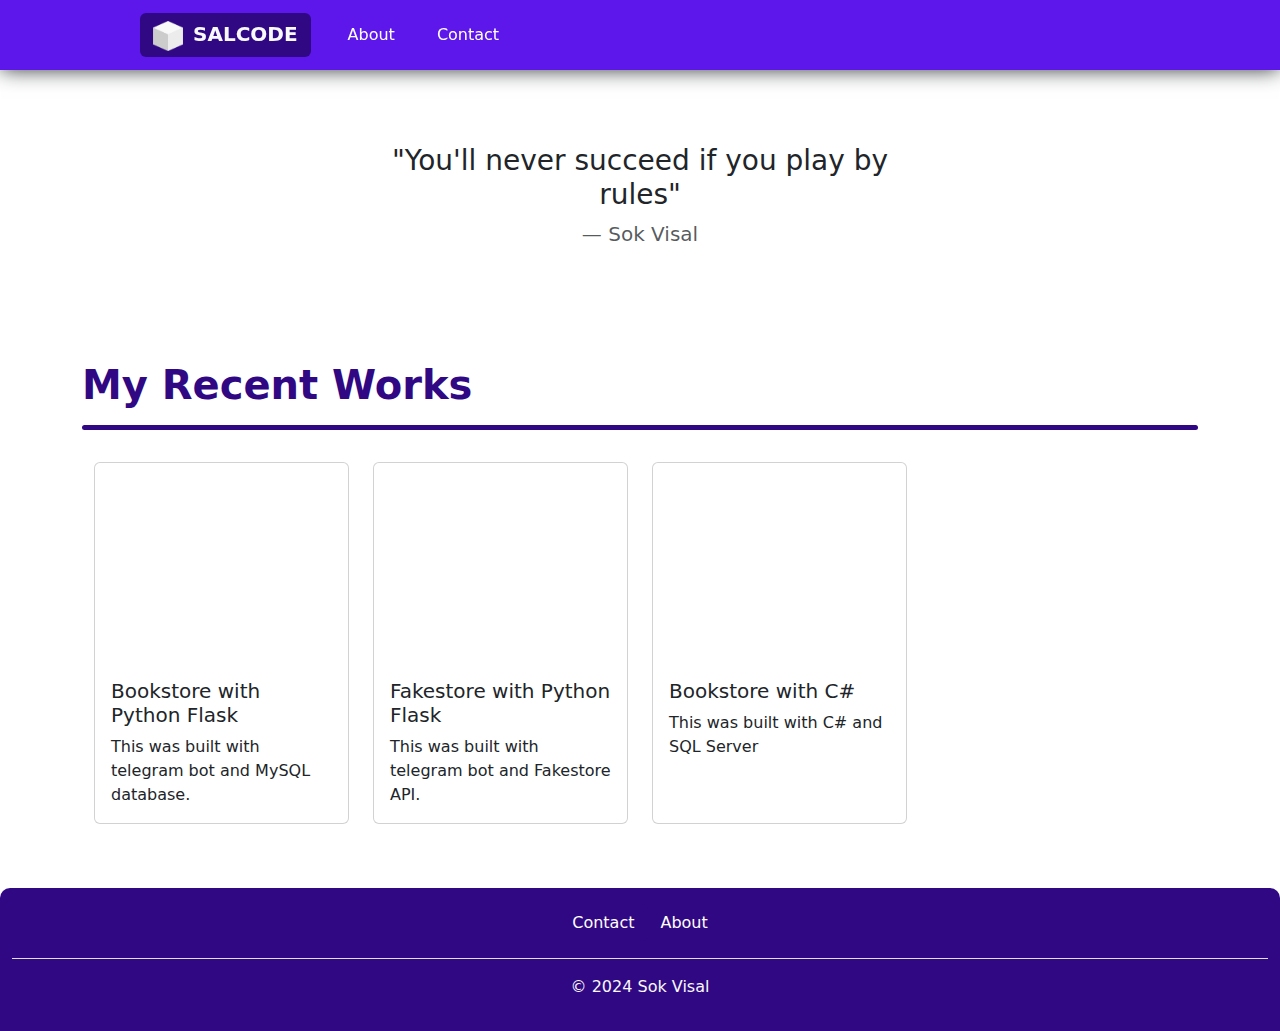
<file: public/works.html>
<!DOCTYPE html>
<html lang="en">

<head>
    <meta charset="UTF-8">
    <link rel="shortcut icon" type="x-icon" href="../assets/images/logo.png">
    <meta name="viewport" content="width=device-width, initial-scale=1.0">
    <title>My Achievements</title>
    <link href="https://cdn.jsdelivr.net/npm/bootstrap@5.3.3/dist/css/bootstrap.min.css" rel="stylesheet"
        integrity="sha384-QWTKZyjpPEjISv5WaRU9OFeRpok6YctnYmDr5pNlyT2bRjXh0JMhjY6hW+ALEwIH" crossorigin="anonymous">
    <link rel="stylesheet" href="../css/style.css">
</head>

<body>
    <!-- navigation -->
    <section class="vnav mb-5">
        <nav class="navbar fixed-top navbar-expand-lg vcolor">
            <div class="container-fluid vcontainpadding">

                <a class="navbar-brand text-light fw-bold btn vbtnnavcolor1" href="../index.html"><img
                        src="../assets/images/logo.png" alt="logo" width="30px" height="30px">&ensp;SALCODE</a>
                <button class="navbar-toggler" type="button" data-bs-toggle="collapse" data-bs-target="#navbarNav"
                    aria-controls="navbarNav" aria-expanded="false" aria-label="Toggle navigation">
                    <span class="navbar-toggler-icon"></span>
                </button>
                <div class="collapse navbar-collapse" id="navbarNav">
                    <ul class="navbar-nav">
                        <li class="nav-item">
                            <a class="nav-link text-light" aria-current="page" href="./about.html"><button
                                    class="btn vbtnnavcolor">About</button></a>
                        </li>
                        <li class="nav-item">
                            <a class="nav-link text-light" aria-current="page"><button class="btn vbtnnavcolor"
                                    data-bs-toggle="modal" data-bs-target="#exampleModal">Contact</button></a>
                        </li>

                    </ul>
                </div>
            </div>
        </nav>
    </section>

    <!-- quote -->
    <section class="py-5 text-center container">
        <div class="row py-lg-5 elementToFadeInAndOut">
            <div class="col-lg-6 col-md-8 mx-auto">
                <h3 class="fw-light">"You'll never succeed if you play by rules"</h3>
                <p class="lead text-body-secondary"> — Sok Visal</p>

            </div>
        </div>
    </section>

    <!-- my works -->
    <section class="wworks">
        <div class="container mb-5">
            <div class="card-deck">
                <div class="card-body">
                    <h1 class="card-title fw-bold vtitlep">My Recent Works</h5>

                        <div class="veduline my-3">
                        </div>

                        <div class="container">
                            <div class="row">

                                <div class="col-xl-3 col-lg-4 col-md-6 col-sm-12 mt-3 mb-3">
                                    <div class="card h-100" style="width: 100%;">

                                        <div class="card-img-top">

                                            <div class="ratio ratio-16x9 aradius"
                                                style="height: 200px; object-fit: scale-down;">
                                                <iframe width="1536" height="864"
                                                    src="https://www.youtube.com/embed/zyUtBjDNFac"
                                                    title="sa bookstore final ST89" frameborder="0"
                                                    allow="accelerometer; autoplay; clipboard-write; encrypted-media; gyroscope; picture-in-picture; web-share"
                                                    referrerpolicy="strict-origin-when-cross-origin"
                                                    allowfullscreen></iframe>
                                            </div>

                                        </div>

                                        <div class="card-body card-block d-flex flex-column">
                                            <h5 class="card-title">Bookstore with Python Flask</h5>
                                            <p class="card-text">This was built with telegram bot and MySQL database.
                                            </p>
                                        </div>

                                    </div>
                                </div>

                                <div class="col-xl-3 col-lg-4 col-md-6 col-sm-12 mt-3 mb-3">
                                    <div class="card h-100" style="width: 100%;">

                                        <div class="card-img-top">

                                            <div class="ratio ratio-16x9 aradius"
                                                style="height: 200px; object-fit: scale-down;">
                                                <iframe width="1536" height="864"
                                                    src="https://www.youtube.com/embed/vzHK5Ewzi5A"
                                                    title="python final Sok Visal ST89" frameborder="0"
                                                    allow="accelerometer; autoplay; clipboard-write; encrypted-media; gyroscope; picture-in-picture; web-share"
                                                    referrerpolicy="strict-origin-when-cross-origin"
                                                    allowfullscreen></iframe>
                                            </div>

                                        </div>

                                        <div class="card-body card-block d-flex flex-column">
                                            <h5 class="card-title">Fakestore with Python Flask</h5>
                                            <p class="card-text">This was built with telegram bot and Fakestore API.</p>
                                        </div>

                                    </div>
                                </div>


                                <div class="col-xl-3 col-lg-4 col-md-6 col-sm-12 mt-3 mb-3">
                                    <div class="card h-100" style="width: 100%;">

                                        <div class="card-img-top">

                                            <div class="ratio ratio-16x9 aradius"
                                                style="height: 200px; object-fit: scale-down;">
                                                <iframe width="1536" height="864"
                                                    src="https://www.youtube.com/embed/Kd4ozftkwhc"
                                                    title="Bookshop C# Team 4 Final ST9 || Sok Visal, Song Makara, Pheap Sreypich, Yem Vanrong"
                                                    frameborder="0"
                                                    allow="accelerometer; autoplay; clipboard-write; encrypted-media; gyroscope; picture-in-picture; web-share"
                                                    referrerpolicy="strict-origin-when-cross-origin"
                                                    allowfullscreen></iframe>
                                            </div>

                                        </div>

                                        <div class="card-body card-block d-flex flex-column">
                                            <h5 class="card-title">Bookstore with C#</h5>
                                            <p class="card-text">This was built with C# and SQL Server</p>
                                        </div>

                                    </div>
                                </div>
                            </div>
                        </div>



                </div>
            </div>
        </div>

    </section>

    <!-- Modal 
    <div class="modal fade" id="exampleModal" tabindex="-1" aria-labelledby="exampleModalLabel" aria-hidden="true">
        <div class="modal-dialog">
            <div class="modal-content vskillcolor1">
                <div class="modal-header">
                    <h1 class="modal-title fs-5 text-dark" id="exampleModalLabel">Contact Me</h1>
                    <button type="button" class="btn-close" data-bs-dismiss="modal" aria-label="Close"></button>
                </div>
                <div class="modal-body">
                    <div class="container-fluid">
                        <div class="row">
                            <div class="col-3">
                                <a href="https://t.me/kuroba_1412" target="_blank">
                                    <button class="btn vbtnnavcolor acontactsvg">
                                        <svg xmlns="http://www.w3.org/2000/svg" fill="currentColor"
                                            class="bi bi-telegram alogosvg" viewBox="0 0 16 16">
                                            <path
                                                d="M16 8A8 8 0 1 1 0 8a8 8 0 0 1 16 0M8.287 5.906q-1.168.486-4.666 2.01-.567.225-.595.442c-.03.243.275.339.69.47l.175.055c.408.133.958.288 1.243.294q.39.01.868-.32 3.269-2.206 3.374-2.23c.05-.012.12-.026.166.016s.042.12.037.141c-.03.129-1.227 1.241-1.846 1.817-.193.18-.33.307-.358.336a8 8 0 0 1-.188.186c-.38.366-.664.64.015 1.088.327.216.589.393.85.571.284.194.568.387.936.629q.14.092.27.187c.331.236.63.448.997.414.214-.02.435-.22.547-.82.265-1.417.786-4.486.906-5.751a1.4 1.4 0 0 0-.013-.315.34.34 0 0 0-.114-.217.53.53 0 0 0-.31-.093c-.3.005-.763.166-2.984 1.09" />
                                        </svg>
                                    </button>
                                </a>

                            </div>

                            <div class="col-3">
                                <a href="https://web.facebook.com/suta.platinum" target="_blank">
                                    <button class="btn vbtnnavcolor acontactsvg">
                                        <svg xmlns="http://www.w3.org/2000/svg" fill="currentColor"
                                            class="bi bi-facebook alogosvg" viewBox="0 0 16 16">
                                            <path
                                                d="M16 8.049c0-4.446-3.582-8.05-8-8.05C3.58 0-.002 3.603-.002 8.05c0 4.017 2.926 7.347 6.75 7.951v-5.625h-2.03V8.05H6.75V6.275c0-2.017 1.195-3.131 3.022-3.131.876 0 1.791.157 1.791.157v1.98h-1.009c-.993 0-1.303.621-1.303 1.258v1.51h2.218l-.354 2.326H9.25V16c3.824-.604 6.75-3.934 6.75-7.951" />
                                        </svg>
                                    </button>
                                </a>
                            </div>

                            <div class="col-3">
                                <a href="https://www.instagram.com/utsukushii_san/" target="_blank">
                                    <button class="btn vbtnnavcolor acontactsvg">
                                        <svg xmlns="http://www.w3.org/2000/svg" fill="currentColor"
                                            class="bi bi-instagram alogosvg" viewBox="0 0 16 16">
                                            <path
                                                d="M8 0C5.829 0 5.556.01 4.703.048 3.85.088 3.269.222 2.76.42a3.9 3.9 0 0 0-1.417.923A3.9 3.9 0 0 0 .42 2.76C.222 3.268.087 3.85.048 4.7.01 5.555 0 5.827 0 8.001c0 2.172.01 2.444.048 3.297.04.852.174 1.433.372 1.942.205.526.478.972.923 1.417.444.445.89.719 1.416.923.51.198 1.09.333 1.942.372C5.555 15.99 5.827 16 8 16s2.444-.01 3.298-.048c.851-.04 1.434-.174 1.943-.372a3.9 3.9 0 0 0 1.416-.923c.445-.445.718-.891.923-1.417.197-.509.332-1.09.372-1.942C15.99 10.445 16 10.173 16 8s-.01-2.445-.048-3.299c-.04-.851-.175-1.433-.372-1.941a3.9 3.9 0 0 0-.923-1.417A3.9 3.9 0 0 0 13.24.42c-.51-.198-1.092-.333-1.943-.372C10.443.01 10.172 0 7.998 0zm-.717 1.442h.718c2.136 0 2.389.007 3.232.046.78.035 1.204.166 1.486.275.373.145.64.319.92.599s.453.546.598.92c.11.281.24.705.275 1.485.039.843.047 1.096.047 3.231s-.008 2.389-.047 3.232c-.035.78-.166 1.203-.275 1.485a2.5 2.5 0 0 1-.599.919c-.28.28-.546.453-.92.598-.28.11-.704.24-1.485.276-.843.038-1.096.047-3.232.047s-2.39-.009-3.233-.047c-.78-.036-1.203-.166-1.485-.276a2.5 2.5 0 0 1-.92-.598 2.5 2.5 0 0 1-.6-.92c-.109-.281-.24-.705-.275-1.485-.038-.843-.046-1.096-.046-3.233s.008-2.388.046-3.231c.036-.78.166-1.204.276-1.486.145-.373.319-.64.599-.92s.546-.453.92-.598c.282-.11.705-.24 1.485-.276.738-.034 1.024-.044 2.515-.045zm4.988 1.328a.96.96 0 1 0 0 1.92.96.96 0 0 0 0-1.92m-4.27 1.122a4.109 4.109 0 1 0 0 8.217 4.109 4.109 0 0 0 0-8.217m0 1.441a2.667 2.667 0 1 1 0 5.334 2.667 2.667 0 0 1 0-5.334" />
                                        </svg>
                                    </button>
                                </a>
                            </div>

                            <div class="col-3">
                                <a href="https://www.youtube.com/channel/UCyHDF1lSUWtD6S5sjzRd8og" target="_blank">
                                    <button class="btn vbtnnavcolor acontactsvg">
                                        <svg xmlns="http://www.w3.org/2000/svg" fill="currentColor"
                                            class="bi bi-youtube alogosvg" viewBox="0 0 16 16">
                                            <path
                                                d="M8.051 1.999h.089c.822.003 4.987.033 6.11.335a2.01 2.01 0 0 1 1.415 1.42c.101.38.172.883.22 1.402l.01.104.022.26.008.104c.065.914.073 1.77.074 1.957v.075c-.001.194-.01 1.108-.082 2.06l-.008.105-.009.104c-.05.572-.124 1.14-.235 1.558a2.01 2.01 0 0 1-1.415 1.42c-1.16.312-5.569.334-6.18.335h-.142c-.309 0-1.587-.006-2.927-.052l-.17-.006-.087-.004-.171-.007-.171-.007c-1.11-.049-2.167-.128-2.654-.26a2.01 2.01 0 0 1-1.415-1.419c-.111-.417-.185-.986-.235-1.558L.09 9.82l-.008-.104A31 31 0 0 1 0 7.68v-.123c.002-.215.01-.958.064-1.778l.007-.103.003-.052.008-.104.022-.26.01-.104c.048-.519.119-1.023.22-1.402a2.01 2.01 0 0 1 1.415-1.42c.487-.13 1.544-.21 2.654-.26l.17-.007.172-.006.086-.003.171-.007A100 100 0 0 1 7.858 2zM6.4 5.209v4.818l4.157-2.408z" />
                                        </svg>
                                    </button>
                                </a>
                            </div>

                        </div>
                    </div>



                </div>
                <div class="modal-footer">
                    <button type="button" class="btn vbtnnavcolor" data-bs-dismiss="modal">Close</button>
                </div>
            </div>
        </div>
    </div> -->
    <div class="modal fade" id="exampleModal" tabindex="-1" aria-labelledby="exampleModalLabel" aria-hidden="true">
        <div class="modal-dialog">
            <div class="modal-content vskillcolor4">
                <div class="modal-header">
                    <h1 class="modal-title fs-5 text-dark" id="exampleModalLabel">Contact Me</h1>
                    <button type="button" class="btn-close" data-bs-dismiss="modal" aria-label="Close"></button>
                </div>
                <div class="modal-body">
                    <div class="card" style="border-radius: 15px;">
                        <div class="card-body text-center">
                            <div class="mt-3 mb-4">
                                <a href="../assets/images/sokvisal.jpg"><img src="../assets/images/sokvisal.jpg"
                                    class="rounded-circle img-fluid"
                                    style="width: 100px; height: 100px; object-fit: cover;" /></a>
                            </div>
                            <h4 class="mb-2">Sok Visal</h4>
                            <p class="text-muted mb-4">Follow me on Social Media</p>
                            <div class="mb-4 pb-2">
                                <a type="button" data-mdb-button-init data-mdb-ripple-init
                                    href="https://t.me/kuroba_1412" target="_blank"
                                    class="btn btn-outline-primary btn-floating">
                                    <svg xmlns="http://www.w3.org/2000/svg" fill="currentColor" height="30px"
                                        width="30px" class="bi bi-telegram" viewBox="0 0 16 16">
                                        <path
                                            d="M16 8A8 8 0 1 1 0 8a8 8 0 0 1 16 0M8.287 5.906q-1.168.486-4.666 2.01-.567.225-.595.442c-.03.243.275.339.69.47l.175.055c.408.133.958.288 1.243.294q.39.01.868-.32 3.269-2.206 3.374-2.23c.05-.012.12-.026.166.016s.042.12.037.141c-.03.129-1.227 1.241-1.846 1.817-.193.18-.33.307-.358.336a8 8 0 0 1-.188.186c-.38.366-.664.64.015 1.088.327.216.589.393.85.571.284.194.568.387.936.629q.14.092.27.187c.331.236.63.448.997.414.214-.02.435-.22.547-.82.265-1.417.786-4.486.906-5.751a1.4 1.4 0 0 0-.013-.315.34.34 0 0 0-.114-.217.53.53 0 0 0-.31-.093c-.3.005-.763.166-2.984 1.09" />
                                    </svg>
                                </a>
                                <a type="button" data-mdb-button-init data-mdb-ripple-init
                                    href="https://web.facebook.com/suta.platinum" target="_blank"
                                    class="btn btn-outline-primary btn-floating">
                                    <svg xmlns="http://www.w3.org/2000/svg" fill="currentColor" height="30px"
                                        width="30px" class="bi bi-facebook" viewBox="0 0 16 16">
                                        <path
                                            d="M16 8.049c0-4.446-3.582-8.05-8-8.05C3.58 0-.002 3.603-.002 8.05c0 4.017 2.926 7.347 6.75 7.951v-5.625h-2.03V8.05H6.75V6.275c0-2.017 1.195-3.131 3.022-3.131.876 0 1.791.157 1.791.157v1.98h-1.009c-.993 0-1.303.621-1.303 1.258v1.51h2.218l-.354 2.326H9.25V16c3.824-.604 6.75-3.934 6.75-7.951" />
                                    </svg>
                                </a>
                                <a type="button" data-mdb-button-init data-mdb-ripple-init
                                    href="https://www.instagram.com/utsukushii_san/" target="_blank"
                                    class="btn btn-outline-info btn-floating">
                                    <svg xmlns="http://www.w3.org/2000/svg" fill="currentColor" height="30px"
                                        width="30px" class="bi bi-instagram" viewBox="0 0 16 16">
                                        <path
                                            d="M8 0C5.829 0 5.556.01 4.703.048 3.85.088 3.269.222 2.76.42a3.9 3.9 0 0 0-1.417.923A3.9 3.9 0 0 0 .42 2.76C.222 3.268.087 3.85.048 4.7.01 5.555 0 5.827 0 8.001c0 2.172.01 2.444.048 3.297.04.852.174 1.433.372 1.942.205.526.478.972.923 1.417.444.445.89.719 1.416.923.51.198 1.09.333 1.942.372C5.555 15.99 5.827 16 8 16s2.444-.01 3.298-.048c.851-.04 1.434-.174 1.943-.372a3.9 3.9 0 0 0 1.416-.923c.445-.445.718-.891.923-1.417.197-.509.332-1.09.372-1.942C15.99 10.445 16 10.173 16 8s-.01-2.445-.048-3.299c-.04-.851-.175-1.433-.372-1.941a3.9 3.9 0 0 0-.923-1.417A3.9 3.9 0 0 0 13.24.42c-.51-.198-1.092-.333-1.943-.372C10.443.01 10.172 0 7.998 0zm-.717 1.442h.718c2.136 0 2.389.007 3.232.046.78.035 1.204.166 1.486.275.373.145.64.319.92.599s.453.546.598.92c.11.281.24.705.275 1.485.039.843.047 1.096.047 3.231s-.008 2.389-.047 3.232c-.035.78-.166 1.203-.275 1.485a2.5 2.5 0 0 1-.599.919c-.28.28-.546.453-.92.598-.28.11-.704.24-1.485.276-.843.038-1.096.047-3.232.047s-2.39-.009-3.233-.047c-.78-.036-1.203-.166-1.485-.276a2.5 2.5 0 0 1-.92-.598 2.5 2.5 0 0 1-.6-.92c-.109-.281-.24-.705-.275-1.485-.038-.843-.046-1.096-.046-3.233s.008-2.388.046-3.231c.036-.78.166-1.204.276-1.486.145-.373.319-.64.599-.92s.546-.453.92-.598c.282-.11.705-.24 1.485-.276.738-.034 1.024-.044 2.515-.045zm4.988 1.328a.96.96 0 1 0 0 1.92.96.96 0 0 0 0-1.92m-4.27 1.122a4.109 4.109 0 1 0 0 8.217 4.109 4.109 0 0 0 0-8.217m0 1.441a2.667 2.667 0 1 1 0 5.334 2.667 2.667 0 0 1 0-5.334" />
                                    </svg>
                                </a>
                                <a type="button" data-mdb-button-init data-mdb-ripple-init
                                    href="https://www.youtube.com/channel/UCyHDF1lSUWtD6S5sjzRd8og" target="_blank"
                                    class="btn btn-outline-danger btn-floating ">
                                    <svg xmlns="http://www.w3.org/2000/svg" fill="currentColor" height="30px"
                                        width="30px" class="bi bi-youtube" viewBox="0 0 16 16">
                                        <path
                                            d="M8.051 1.999h.089c.822.003 4.987.033 6.11.335a2.01 2.01 0 0 1 1.415 1.42c.101.38.172.883.22 1.402l.01.104.022.26.008.104c.065.914.073 1.77.074 1.957v.075c-.001.194-.01 1.108-.082 2.06l-.008.105-.009.104c-.05.572-.124 1.14-.235 1.558a2.01 2.01 0 0 1-1.415 1.42c-1.16.312-5.569.334-6.18.335h-.142c-.309 0-1.587-.006-2.927-.052l-.17-.006-.087-.004-.171-.007-.171-.007c-1.11-.049-2.167-.128-2.654-.26a2.01 2.01 0 0 1-1.415-1.419c-.111-.417-.185-.986-.235-1.558L.09 9.82l-.008-.104A31 31 0 0 1 0 7.68v-.123c.002-.215.01-.958.064-1.778l.007-.103.003-.052.008-.104.022-.26.01-.104c.048-.519.119-1.023.22-1.402a2.01 2.01 0 0 1 1.415-1.42c.487-.13 1.544-.21 2.654-.26l.17-.007.172-.006.086-.003.171-.007A100 100 0 0 1 7.858 2zM6.4 5.209v4.818l4.157-2.408z" />
                                    </svg>
                                </a>
                            </div>


                        </div>
                    </div>



                </div>
                <div class="modal-footer">
                    <button type="button" class="btn vbtnnavcolor" data-bs-dismiss="modal">Close</button>
                </div>
            </div>
        </div>
    </div>

    <!-- footer -->
    <section class="vfooter">
        <div class="container-fluid vfooterbg">
            <footer class="py-3 mt-4">
                <ul class="nav justify-content-center border-bottom pb-3 mb-3">
                   
                    <li class="nav-item"><a class="text-light" aria-current="page"><button class="btn vbtnnavcolor1" data-bs-toggle="modal"
                        data-bs-target="#exampleModal">Contact</button></a></li>
                    <li class="nav-item"><a href="./about.html" class="text-light"><button class="btn vbtnnavcolor1">About</button></a></li>

                </ul>
                <p class="text-center text-light">© 2024 Sok Visal</p>
            </footer>
        </div>
    </section>

</body>
<script src="https://cdn.jsdelivr.net/npm/bootstrap@5.3.3/dist/js/bootstrap.bundle.min.js"
    integrity="sha384-YvpcrYf0tY3lHB60NNkmXc5s9fDVZLESaAA55NDzOxhy9GkcIdslK1eN7N6jIeHz"
    crossorigin="anonymous"></script>

</html>
</file>
<file: css/style.css>
.navbar-toggler-icon {
    background-image: url("data:image/svg+xml,%3csvg xmlns='http://www.w3.org/2000/svg' viewBox='0 0 30 30'%3e%3cpath stroke='rgba(255, 255, 255, 255)' stroke-linecap='round' stroke-miterlimit='10' stroke-width='2' d='M4 7h22M4 15h22M4 23h22'/%3e%3c/svg%3e") !important;
  }

.navbar-toggler {
    color: rgb(213, 192, 255);
    border-color: rgb(184, 150, 252);
}

.elementToFadeInAndOut {
    opacity: 1;
    animation: fade 1s ease;
}

@keyframes fade {
  0% { opacity: 0; }
  100% { opacity: 1; }
}

.vcontainer {
    background-color: rgb(94, 23, 235);
    height: 60px;
}

.vcontainpadding {
    margin-left: 10%;
}

.vcolor {
    background-color: rgb(94, 23, 235);
    box-shadow: 0px 0px 20px -1px;
}

.vbtnnavcolor {
    color: white;
    background-color: rgb(94, 23, 235);
}

.vbtnnavcolor:hover {
    color: white;
    background-color: rgb(49, 8, 132);
}

.vbtnnavcolor1 {
    color: white;
    background-color: rgb(49, 8, 132);
}

.vbtnnavcolor1:hover {
    color: white;
    background-color: rgb(94, 23, 235);
}

.vbtntitle {
    border-color: rgb(94, 23, 235);
    color: rgb(94, 23, 235);
}

.vbtntitle:hover {
    color: white;
    background-color: rgb(94, 23, 235);
}

.vtitlep {
    color: rgb(49, 8, 132);
}

.vtitlep1 {
    color: rgb(94, 23, 235);
}

.vtitlepicture {
    height: 400px;
    border-radius: 10px;
}

.vtitleimgbackground{
    padding-top: 11%;
    border-radius: 10%;
    height: 500px;
    width: 400px;
    background: linear-gradient(90deg, white 0%,white 35%, rgba(98,47,217,1) 35%, rgba(102,102,255,1) 68%, rgba(0,212,255,1) 100%);
    z-index: -100;
}

.veduline {
    height: 5px;
    width: auto;
    background-color: rgb(49, 8, 132);
    border-radius: 5px;
}

.veducard {
    border-top-left-radius: 5px;
    border-bottom-left-radius: 5px;
    background-color: rgb(94, 23, 235);
}

.vedubg {
    background-color: #ededed;
}

.vskillcenter {
    align-items: center;
}

.vskillcolor1 {
    background-color: rgb(227, 214, 253);
}

.vskillcolor1:hover {
    background-color: rgb(182, 175, 255);
}

.vskillcolor2 {
    background-color: rgb(213, 192, 255);
}

.vskillcolor2:hover {
    background-color: rgb(182, 175, 255);
}

.vskillcolor3 {
    background-color: rgb(201, 177, 248);
}

.vskillcolor3:hover {
    background-color: rgb(182, 175, 255);
}

.vskillcolor4 {
    background-color: rgb(227, 214, 253);
}

.vfooterbg {
    background-color: rgb(49, 8, 132);
    border-top-left-radius: 10px;
    border-top-right-radius: 10px;
}

.aradius {
    border-radius: 5px;
}

.acontactsvg {
    height: 100px;
    width: 100px;
    border-radius: 50%;
}

.alogosvg {
    width: 60px;
    height: 60px;
}

@media only screen and (max-width: 1000px) {
    .vtitleimgbackground {
        width: 400px;
        padding-left: 14%;
    }

    .vcontainpadding {
        margin-left: 1%;
    }
}

@media only screen and (max-width: 440px) {
    .vtitleimgbackground {
        width: 350px;
        height: 400px;
        padding-left: 10%;
    }
    
    .vtitlepicture {
        height: 340px;
        width: 250px;
    }
}

@media only screen and (max-width: 400px) {
    .vtitleimgbackground {
        width: 290px;
        height: 360px;
        padding-left: 6%;
    }
    
    .vtitlepicture {
        height: 300px;
        width: 210px;
        margin-left: 8%;
    }
}


@media only screen and (max-width: 490px) {
    .acontactsvg {
        height: 80px;
        width: 80px;
    }

    .alogosvg {
        width: 40px;
        height: 40px;
    }
}

@media only screen and (max-width: 736px) { 
    .vskilltext {
        font-size: x-large;
    }

    .vskilltext1 {
        font-size: larger;
    }
}

@media only screen and (max-width: 768px) { 
    .vtitlepadding {
        padding-top: 5%;
        padding-bottom: 5%;
    }

    .vtitlexpcard {
        border: 1px solid black;
        border-radius: 7px;
    }
}
</file>
